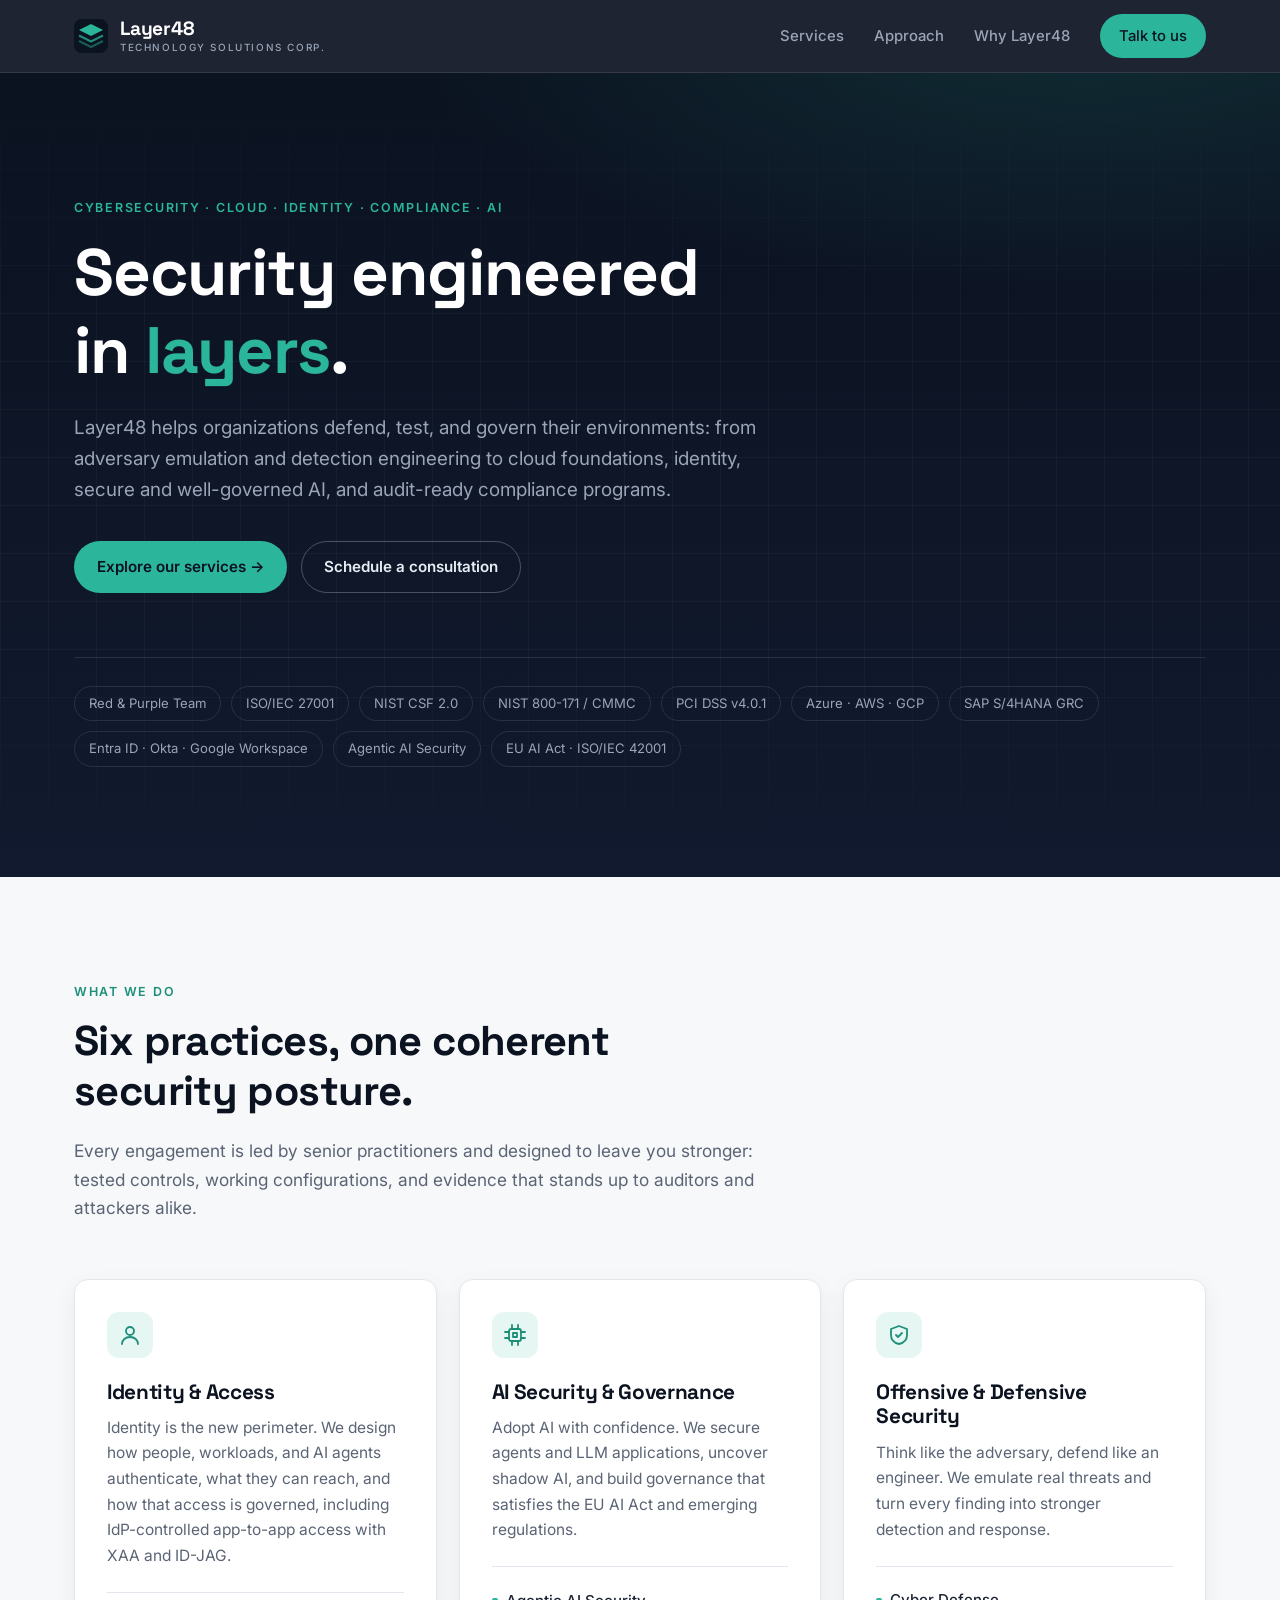
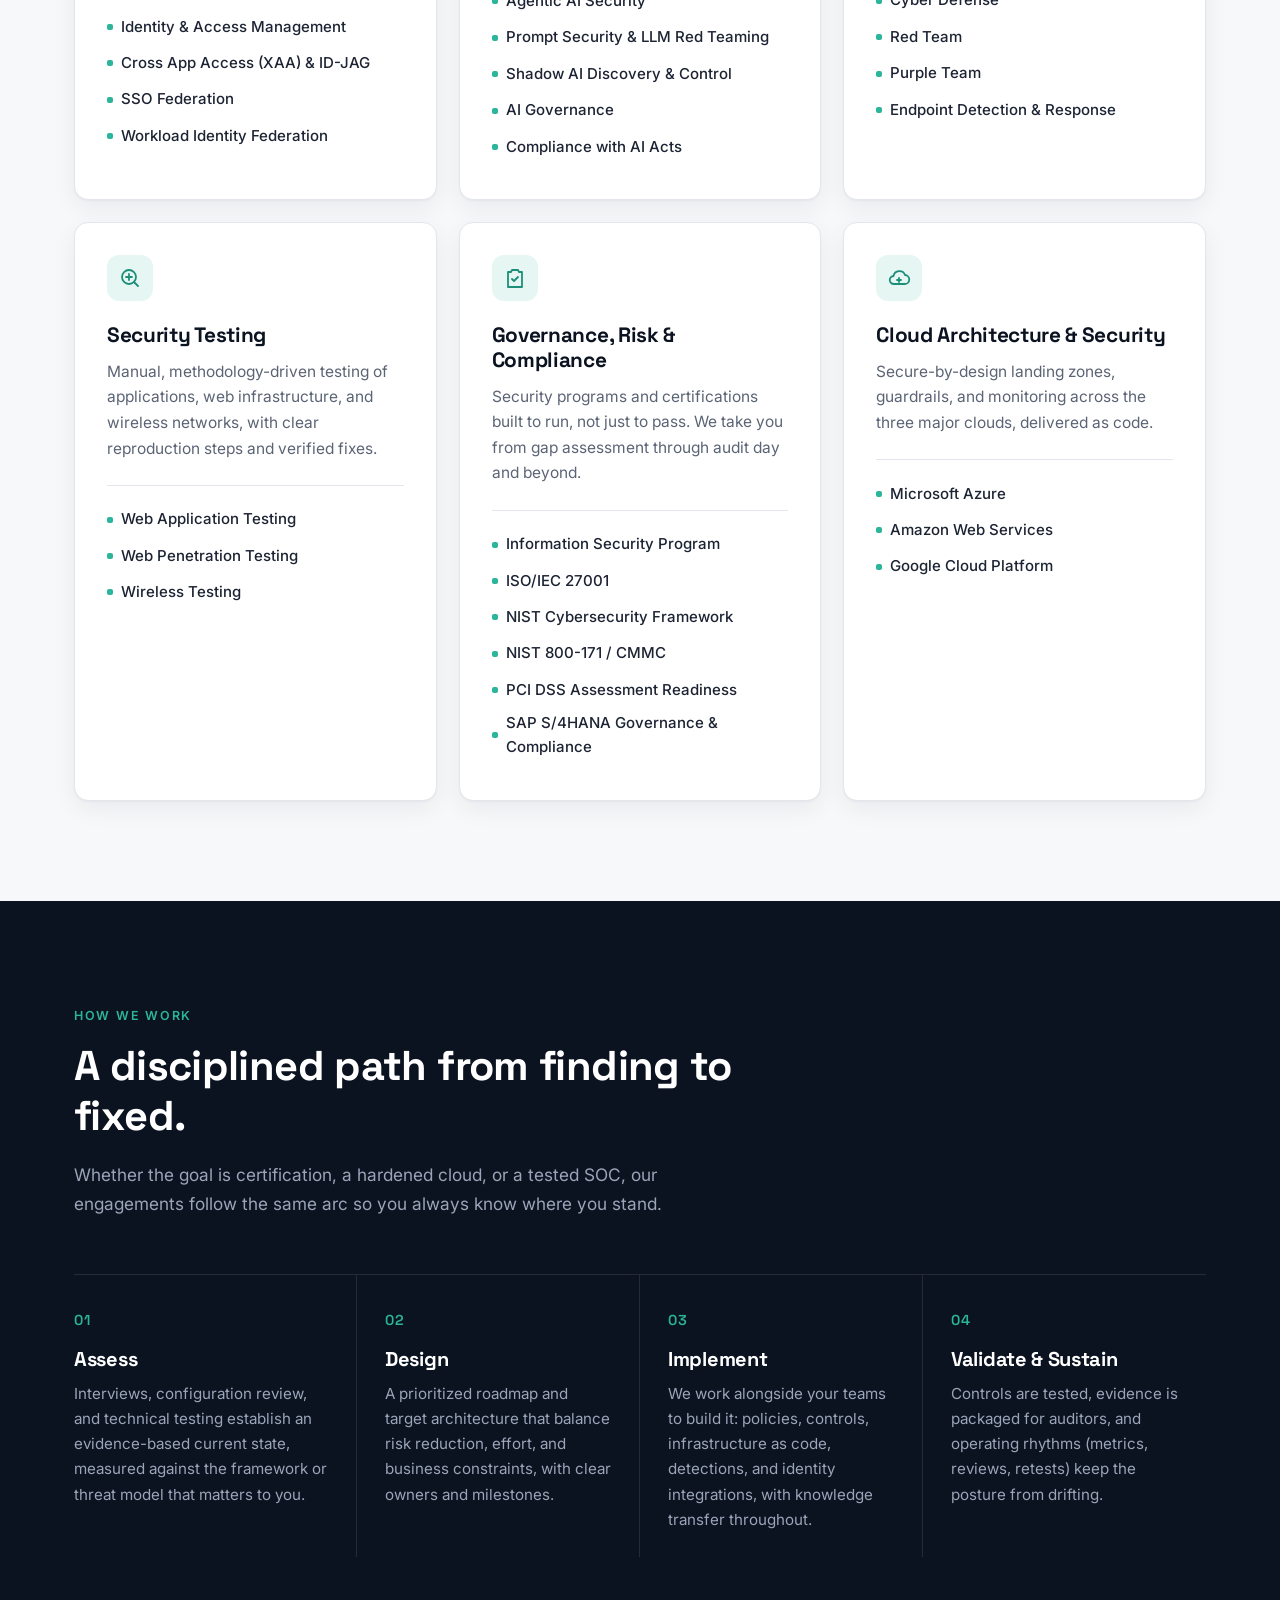
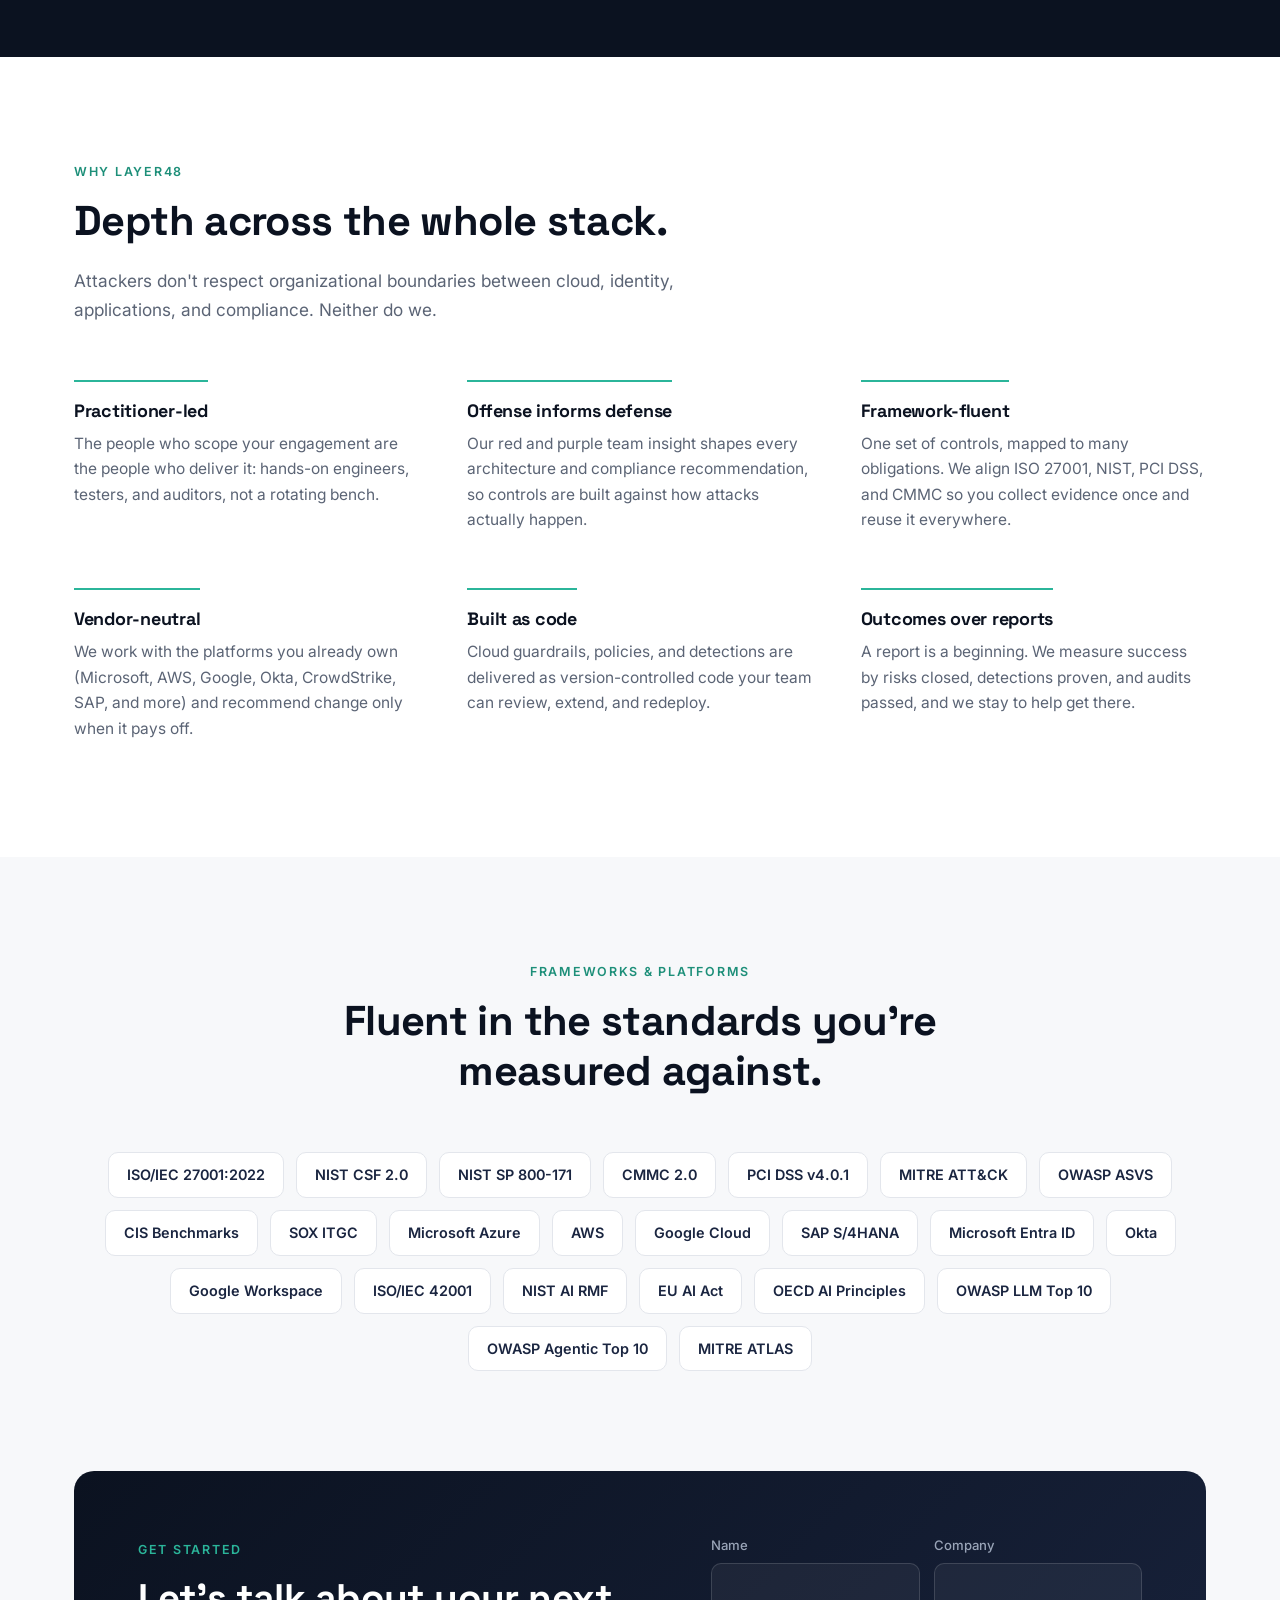
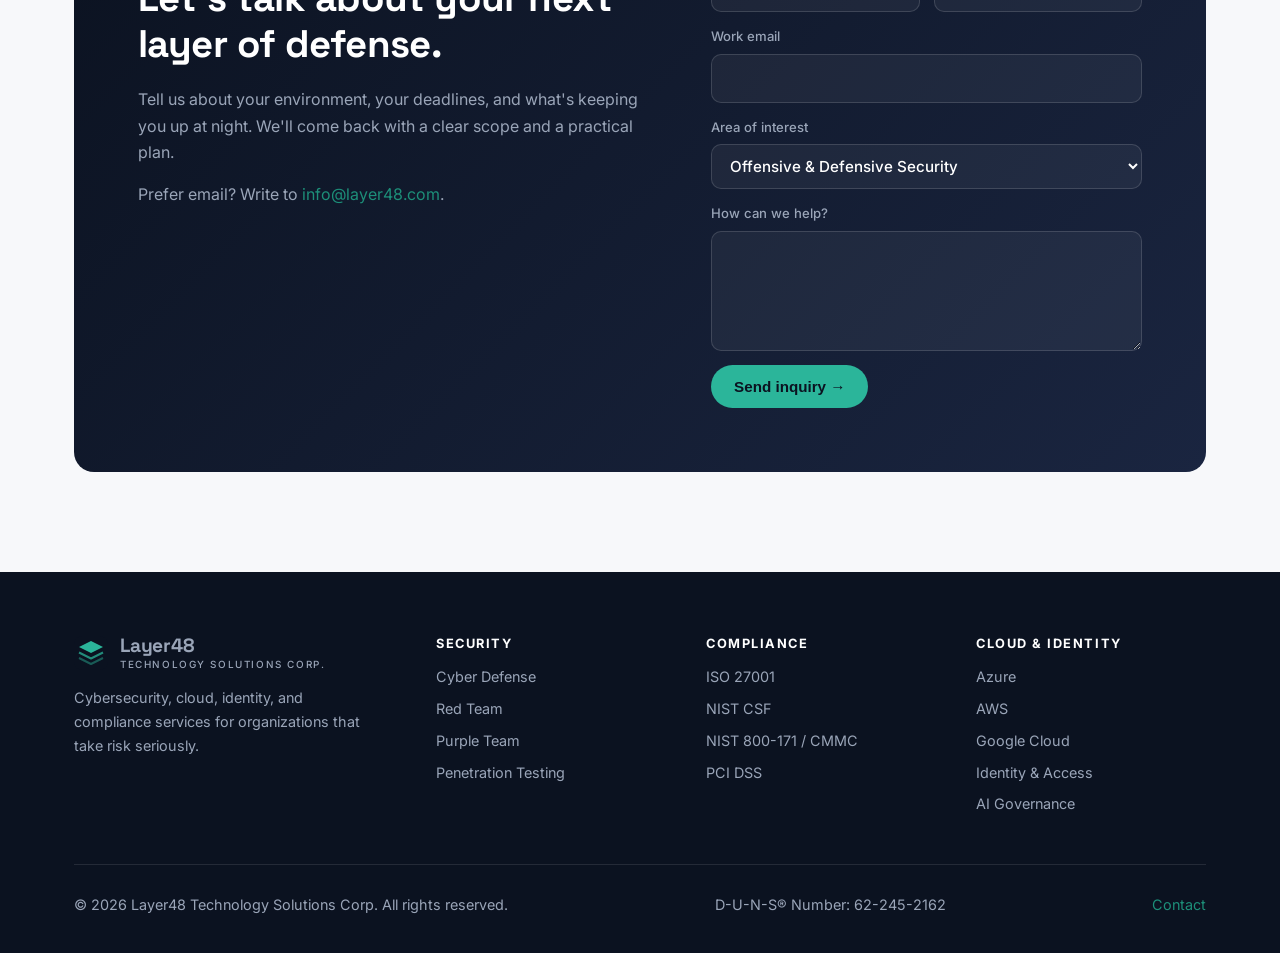
<file: website/index.html>
<!doctype html>
<html lang="en">
<head>
  <meta charset="utf-8">
  <meta name="viewport" content="width=device-width, initial-scale=1">
  <title>Layer48 Technology Solutions Corp. | Cybersecurity, Cloud &amp; Compliance</title>
  <meta name="description" content="Layer48 Technology Solutions Corp. delivers cyber defense, red and purple teaming, compliance readiness (ISO 27001, NIST CSF, NIST 800-171/CMMC, PCI DSS), cloud architecture and security for Azure, AWS and GCP, identity and access management, and AI security and governance (agentic AI, prompt security, shadow AI, ISO/IEC 42001, EU AI Act).">
  <link rel="icon" href="assets/logo.svg" type="image/svg+xml">
  <link rel="preconnect" href="https://fonts.googleapis.com">
  <link rel="preconnect" href="https://fonts.gstatic.com" crossorigin>
  <link href="https://fonts.googleapis.com/css2?family=Inter:wght@400;500;600;700&family=Space+Grotesk:wght@500;600;700&display=swap" rel="stylesheet">
  <link rel="stylesheet" href="css/styles.css">
</head>
<body>

<header class="site-header">
  <div class="container">
    <a class="brand" href="index.html" aria-label="Layer48 home">
      <img class="brand-mark" src="assets/logo.svg" alt="">
      <span class="brand-name">Layer48<small>Technology Solutions Corp.</small></span>
    </a>
    <button class="nav-toggle" aria-label="Toggle menu" aria-expanded="false"><span></span><span></span><span></span></button>
    <nav class="nav">
      <a href="services.html">Services</a>
      <a href="#approach">Approach</a>
      <a href="#why">Why Layer48</a>
      <a class="btn btn-primary" href="#contact">Talk to us</a>
    </nav>
  </div>
</header>

<main>

  <section class="hero">
    <div class="container">
      <span class="eyebrow">Cybersecurity · Cloud · Identity · Compliance · AI</span>
      <h1>Security engineered in <em>layers</em>.</h1>
      <p class="lead">Layer48 helps organizations defend, test, and govern their environments: from adversary emulation and detection engineering to cloud foundations, identity, secure and well-governed AI, and audit-ready compliance programs.</p>
      <div class="hero-actions">
        <a class="btn btn-primary" href="services.html">Explore our services →</a>
        <a class="btn btn-ghost" href="#contact">Schedule a consultation</a>
      </div>
      <div class="hero-tags">
        <span>Red &amp; Purple Team</span>
        <span>ISO/IEC 27001</span>
        <span>NIST CSF 2.0</span>
        <span>NIST 800-171 / CMMC</span>
        <span>PCI DSS v4.0.1</span>
        <span>Azure · AWS · GCP</span>
        <span>SAP S/4HANA GRC</span>
        <span>Entra ID · Okta · Google Workspace</span>
        <span>Agentic AI Security</span>
        <span>EU AI Act · ISO/IEC 42001</span>
      </div>
    </div>
  </section>

  <section class="section" id="services">
    <div class="container">
      <div class="section-head reveal">
        <span class="eyebrow">What we do</span>
        <h2>Six practices, one coherent security posture.</h2>
        <p>Every engagement is led by senior practitioners and designed to leave you stronger: tested controls, working configurations, and evidence that stands up to auditors and attackers alike.</p>
      </div>

      <div class="practice-grid">
        <article class="practice reveal">
          <div class="practice-icon"><svg viewBox="0 0 24 24" fill="none" stroke="currentColor" stroke-width="1.8" stroke-linecap="round" stroke-linejoin="round"><circle cx="12" cy="8" r="4"/><path d="M4 21c0-4 3.5-7 8-7s8 3 8 7"/></svg></div>
          <h3>Identity &amp; Access</h3>
          <p>Identity is the new perimeter. We design how people, workloads, and AI agents authenticate, what they can reach, and how that access is governed, including IdP-controlled app-to-app access with XAA and ID-JAG.</p>
          <ul>
            <li><a href="services.html#iam">Identity &amp; Access Management</a></li>
            <li><a href="services.html#iam">Cross App Access (XAA) &amp; ID-JAG</a></li>
            <li><a href="services.html#sso">SSO Federation</a></li>
            <li><a href="services.html#wif">Workload Identity Federation</a></li>
          </ul>
        </article>

        <article class="practice reveal">
          <div class="practice-icon"><svg viewBox="0 0 24 24" fill="none" stroke="currentColor" stroke-width="1.8" stroke-linecap="round" stroke-linejoin="round"><rect x="6" y="6" width="12" height="12" rx="2"/><path d="M9 2v4M15 2v4M9 18v4M15 18v4M2 9h4M2 15h4M18 9h4M18 15h4"/><path d="M10 10h4v4h-4z"/></svg></div>
          <h3>AI Security &amp; Governance</h3>
          <p>Adopt AI with confidence. We secure agents and LLM applications, uncover shadow AI, and build governance that satisfies the EU AI Act and emerging regulations.</p>
          <ul>
            <li><a href="services.html#agentic-ai">Agentic AI Security</a></li>
            <li><a href="services.html#prompt-security">Prompt Security &amp; LLM Red Teaming</a></li>
            <li><a href="services.html#shadow-ai">Shadow AI Discovery &amp; Control</a></li>
            <li><a href="services.html#ai-governance">AI Governance</a></li>
            <li><a href="services.html#ai-acts">Compliance with AI Acts</a></li>
          </ul>
        </article>

        <article class="practice reveal">
          <div class="practice-icon"><svg viewBox="0 0 24 24" fill="none" stroke="currentColor" stroke-width="1.8" stroke-linecap="round" stroke-linejoin="round"><path d="M12 3 4 6v6c0 5 3.5 8 8 9 4.5-1 8-4 8-9V6l-8-3Z"/><path d="m9 12 2 2 4-4"/></svg></div>
          <h3>Offensive &amp; Defensive Security</h3>
          <p>Think like the adversary, defend like an engineer. We emulate real threats and turn every finding into stronger detection and response.</p>
          <ul>
            <li><a href="services.html#cyber-defense">Cyber Defense</a></li>
            <li><a href="services.html#red-team">Red Team</a></li>
            <li><a href="services.html#purple-team">Purple Team</a></li>
            <li><a href="services.html#edr">Endpoint Detection &amp; Response</a></li>
          </ul>
        </article>

        <article class="practice reveal">
          <div class="practice-icon"><svg viewBox="0 0 24 24" fill="none" stroke="currentColor" stroke-width="1.8" stroke-linecap="round" stroke-linejoin="round"><circle cx="11" cy="11" r="7"/><path d="m20 20-3.5-3.5"/><path d="M11 8v6M8 11h6"/></svg></div>
          <h3>Security Testing</h3>
          <p>Manual, methodology-driven testing of applications, web infrastructure, and wireless networks, with clear reproduction steps and verified fixes.</p>
          <ul>
            <li><a href="services.html#web-app-testing">Web Application Testing</a></li>
            <li><a href="services.html#web-pentest">Web Penetration Testing</a></li>
            <li><a href="services.html#wireless">Wireless Testing</a></li>
          </ul>
        </article>

        <article class="practice reveal">
          <div class="practice-icon"><svg viewBox="0 0 24 24" fill="none" stroke="currentColor" stroke-width="1.8" stroke-linecap="round" stroke-linejoin="round"><path d="M9 4h6l1 2h3v15H5V6h3l1-2Z"/><path d="m9 13 2 2 4-4"/></svg></div>
          <h3>Governance, Risk &amp; Compliance</h3>
          <p>Security programs and certifications built to run, not just to pass. We take you from gap assessment through audit day and beyond.</p>
          <ul>
            <li><a href="services.html#infosec-program">Information Security Program</a></li>
            <li><a href="services.html#iso27001">ISO/IEC 27001</a></li>
            <li><a href="services.html#nist-csf">NIST Cybersecurity Framework</a></li>
            <li><a href="services.html#nist-800-171">NIST 800-171 / CMMC</a></li>
            <li><a href="services.html#pci">PCI DSS Assessment Readiness</a></li>
            <li><a href="services.html#sap">SAP S/4HANA Governance &amp; Compliance</a></li>
          </ul>
        </article>

        <article class="practice reveal">
          <div class="practice-icon"><svg viewBox="0 0 24 24" fill="none" stroke="currentColor" stroke-width="1.8" stroke-linecap="round" stroke-linejoin="round"><path d="M7 18a4 4 0 0 1-.5-8A6 6 0 0 1 18 9a4.5 4.5 0 0 1-.5 9H7Z"/><path d="M12 12v4M10 14h4"/></svg></div>
          <h3>Cloud Architecture &amp; Security</h3>
          <p>Secure-by-design landing zones, guardrails, and monitoring across the three major clouds, delivered as code.</p>
          <ul>
            <li><a href="services.html#azure">Microsoft Azure</a></li>
            <li><a href="services.html#aws">Amazon Web Services</a></li>
            <li><a href="services.html#gcp">Google Cloud Platform</a></li>
          </ul>
        </article>
      </div>
    </div>
  </section>

  <section class="section section-dark" id="approach">
    <div class="container">
      <div class="section-head reveal">
        <span class="eyebrow">How we work</span>
        <h2>A disciplined path from finding to fixed.</h2>
        <p>Whether the goal is certification, a hardened cloud, or a tested SOC, our engagements follow the same arc so you always know where you stand.</p>
      </div>
      <div class="steps reveal">
        <div class="step">
          <div class="step-num">01</div>
          <h3>Assess</h3>
          <p>Interviews, configuration review, and technical testing establish an evidence-based current state, measured against the framework or threat model that matters to you.</p>
        </div>
        <div class="step">
          <div class="step-num">02</div>
          <h3>Design</h3>
          <p>A prioritized roadmap and target architecture that balance risk reduction, effort, and business constraints, with clear owners and milestones.</p>
        </div>
        <div class="step">
          <div class="step-num">03</div>
          <h3>Implement</h3>
          <p>We work alongside your teams to build it: policies, controls, infrastructure as code, detections, and identity integrations, with knowledge transfer throughout.</p>
        </div>
        <div class="step">
          <div class="step-num">04</div>
          <h3>Validate &amp; Sustain</h3>
          <p>Controls are tested, evidence is packaged for auditors, and operating rhythms (metrics, reviews, retests) keep the posture from drifting.</p>
        </div>
      </div>
    </div>
  </section>

  <section class="section section-white" id="why">
    <div class="container">
      <div class="section-head reveal">
        <span class="eyebrow">Why Layer48</span>
        <h2>Depth across the whole stack.</h2>
        <p>Attackers don't respect organizational boundaries between cloud, identity, applications, and compliance. Neither do we.</p>
      </div>
      <div class="principles">
        <div class="principle reveal">
          <h3>Practitioner-led</h3>
          <p>The people who scope your engagement are the people who deliver it: hands-on engineers, testers, and auditors, not a rotating bench.</p>
        </div>
        <div class="principle reveal">
          <h3>Offense informs defense</h3>
          <p>Our red and purple team insight shapes every architecture and compliance recommendation, so controls are built against how attacks actually happen.</p>
        </div>
        <div class="principle reveal">
          <h3>Framework-fluent</h3>
          <p>One set of controls, mapped to many obligations. We align ISO 27001, NIST, PCI DSS, and CMMC so you collect evidence once and reuse it everywhere.</p>
        </div>
        <div class="principle reveal">
          <h3>Vendor-neutral</h3>
          <p>We work with the platforms you already own (Microsoft, AWS, Google, Okta, CrowdStrike, SAP, and more) and recommend change only when it pays off.</p>
        </div>
        <div class="principle reveal">
          <h3>Built as code</h3>
          <p>Cloud guardrails, policies, and detections are delivered as version-controlled code your team can review, extend, and redeploy.</p>
        </div>
        <div class="principle reveal">
          <h3>Outcomes over reports</h3>
          <p>A report is a beginning. We measure success by risks closed, detections proven, and audits passed, and we stay to help get there.</p>
        </div>
      </div>
    </div>
  </section>

  <section class="section">
    <div class="container">
      <div class="section-head reveal" style="text-align:center;margin-left:auto;margin-right:auto;">
        <span class="eyebrow">Frameworks &amp; platforms</span>
        <h2>Fluent in the standards you're measured against.</h2>
      </div>
      <div class="frameworks reveal">
        <span>ISO/IEC 27001:2022</span>
        <span>NIST CSF 2.0</span>
        <span>NIST SP 800-171</span>
        <span>CMMC 2.0</span>
        <span>PCI DSS v4.0.1</span>
        <span>MITRE ATT&amp;CK</span>
        <span>OWASP ASVS</span>
        <span>CIS Benchmarks</span>
        <span>SOX ITGC</span>
        <span>Microsoft Azure</span>
        <span>AWS</span>
        <span>Google Cloud</span>
        <span>SAP S/4HANA</span>
        <span>Microsoft Entra ID</span>
        <span>Okta</span>
        <span>Google Workspace</span>
        <span>ISO/IEC 42001</span>
        <span>NIST AI RMF</span>
        <span>EU AI Act</span>
        <span>OECD AI Principles</span>
        <span>OWASP LLM Top 10</span>
        <span>OWASP Agentic Top 10</span>
        <span>MITRE ATLAS</span>
      </div>
    </div>
  </section>

  <section class="section" id="contact" style="padding-top:0;">
    <div class="container">
      <div class="cta reveal">
        <div>
          <span class="eyebrow">Get started</span>
          <h2>Let's talk about your next layer of defense.</h2>
          <p>Tell us about your environment, your deadlines, and what's keeping you up at night. We'll come back with a clear scope and a practical plan.</p>
          <p>Prefer email? Write to <a href="mailto:info@layer48.com">info@layer48.com</a>.</p>
        </div>
        <form class="contact-form">
          <div class="row">
            <label>Name<input name="name" required autocomplete="name"></label>
            <label>Company<input name="company" autocomplete="organization"></label>
          </div>
          <label>Work email<input name="email" type="email" required autocomplete="email"></label>
          <label>Area of interest
            <select name="service">
              <option>Offensive &amp; Defensive Security</option>
              <option>Security Testing</option>
              <option>Governance, Risk &amp; Compliance</option>
              <option>Cloud Architecture &amp; Security</option>
              <option>Identity &amp; Access</option>
              <option>AI Security &amp; Governance</option>
              <option>Not sure yet</option>
            </select>
          </label>
          <label>How can we help?<textarea name="message" required></textarea></label>
          <button class="btn btn-primary" type="submit">Send inquiry →</button>
        </form>
      </div>
    </div>
  </section>

</main>

<footer class="site-footer">
  <div class="container">
    <div class="footer-grid">
      <div>
        <a class="brand" href="index.html">
          <img class="brand-mark" src="assets/logo.svg" alt="">
          <span class="brand-name">Layer48<small>Technology Solutions Corp.</small></span>
        </a>
        <p>Cybersecurity, cloud, identity, and compliance services for organizations that take risk seriously.</p>
      </div>
      <div>
        <h4>Security</h4>
        <ul>
          <li><a href="services.html#cyber-defense">Cyber Defense</a></li>
          <li><a href="services.html#red-team">Red Team</a></li>
          <li><a href="services.html#purple-team">Purple Team</a></li>
          <li><a href="services.html#web-pentest">Penetration Testing</a></li>
        </ul>
      </div>
      <div>
        <h4>Compliance</h4>
        <ul>
          <li><a href="services.html#iso27001">ISO 27001</a></li>
          <li><a href="services.html#nist-csf">NIST CSF</a></li>
          <li><a href="services.html#nist-800-171">NIST 800-171 / CMMC</a></li>
          <li><a href="services.html#pci">PCI DSS</a></li>
        </ul>
      </div>
      <div>
        <h4>Cloud &amp; Identity</h4>
        <ul>
          <li><a href="services.html#azure">Azure</a></li>
          <li><a href="services.html#aws">AWS</a></li>
          <li><a href="services.html#gcp">Google Cloud</a></li>
          <li><a href="services.html#iam">Identity &amp; Access</a></li>
          <li><a href="services.html#ai-governance">AI Governance</a></li>
        </ul>
      </div>
    </div>
    <div class="footer-bottom">
      <span>© <span data-year></span> Layer48 Technology Solutions Corp. All rights reserved.</span>
      <span>D-U-N-S® Number: 62-245-2162</span>
      <a href="#contact">Contact</a>
    </div>
  </div>
</footer>

<script src="js/main.js"></script>
</body>
</html>
</file>
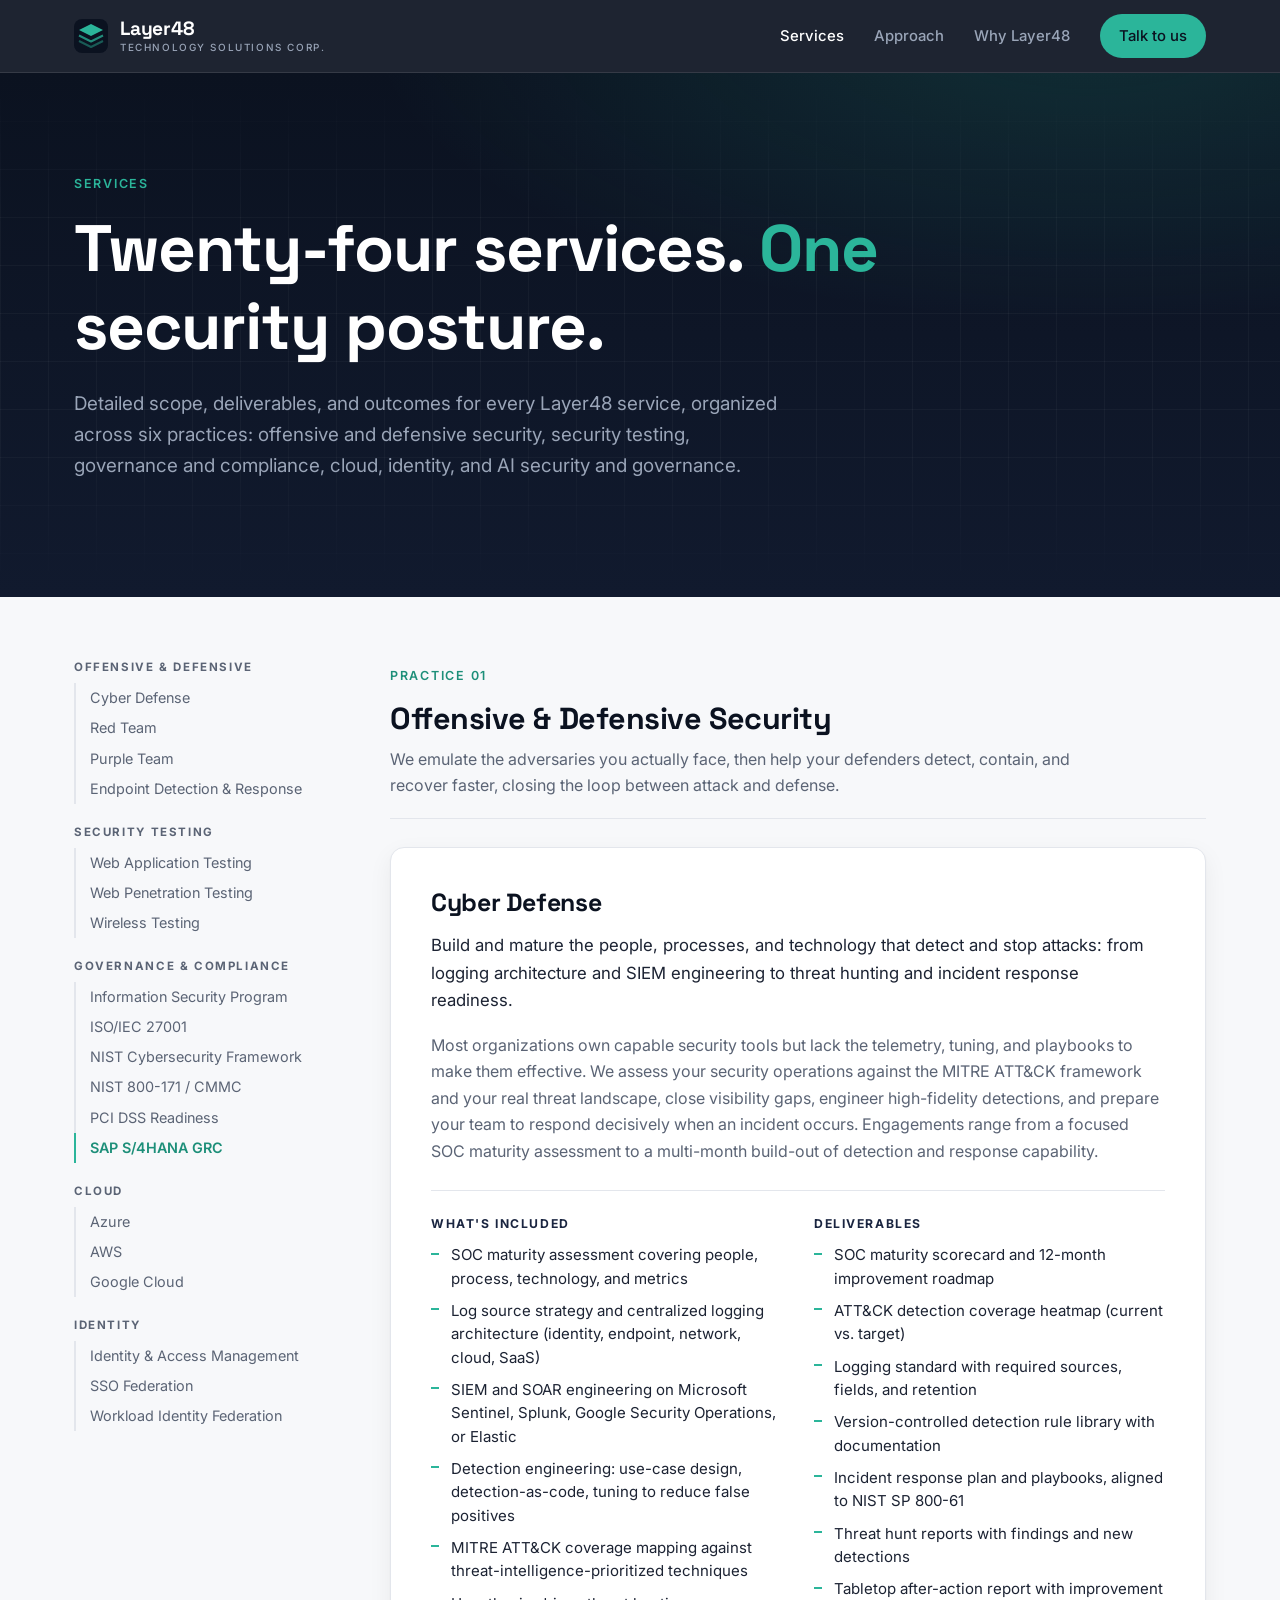
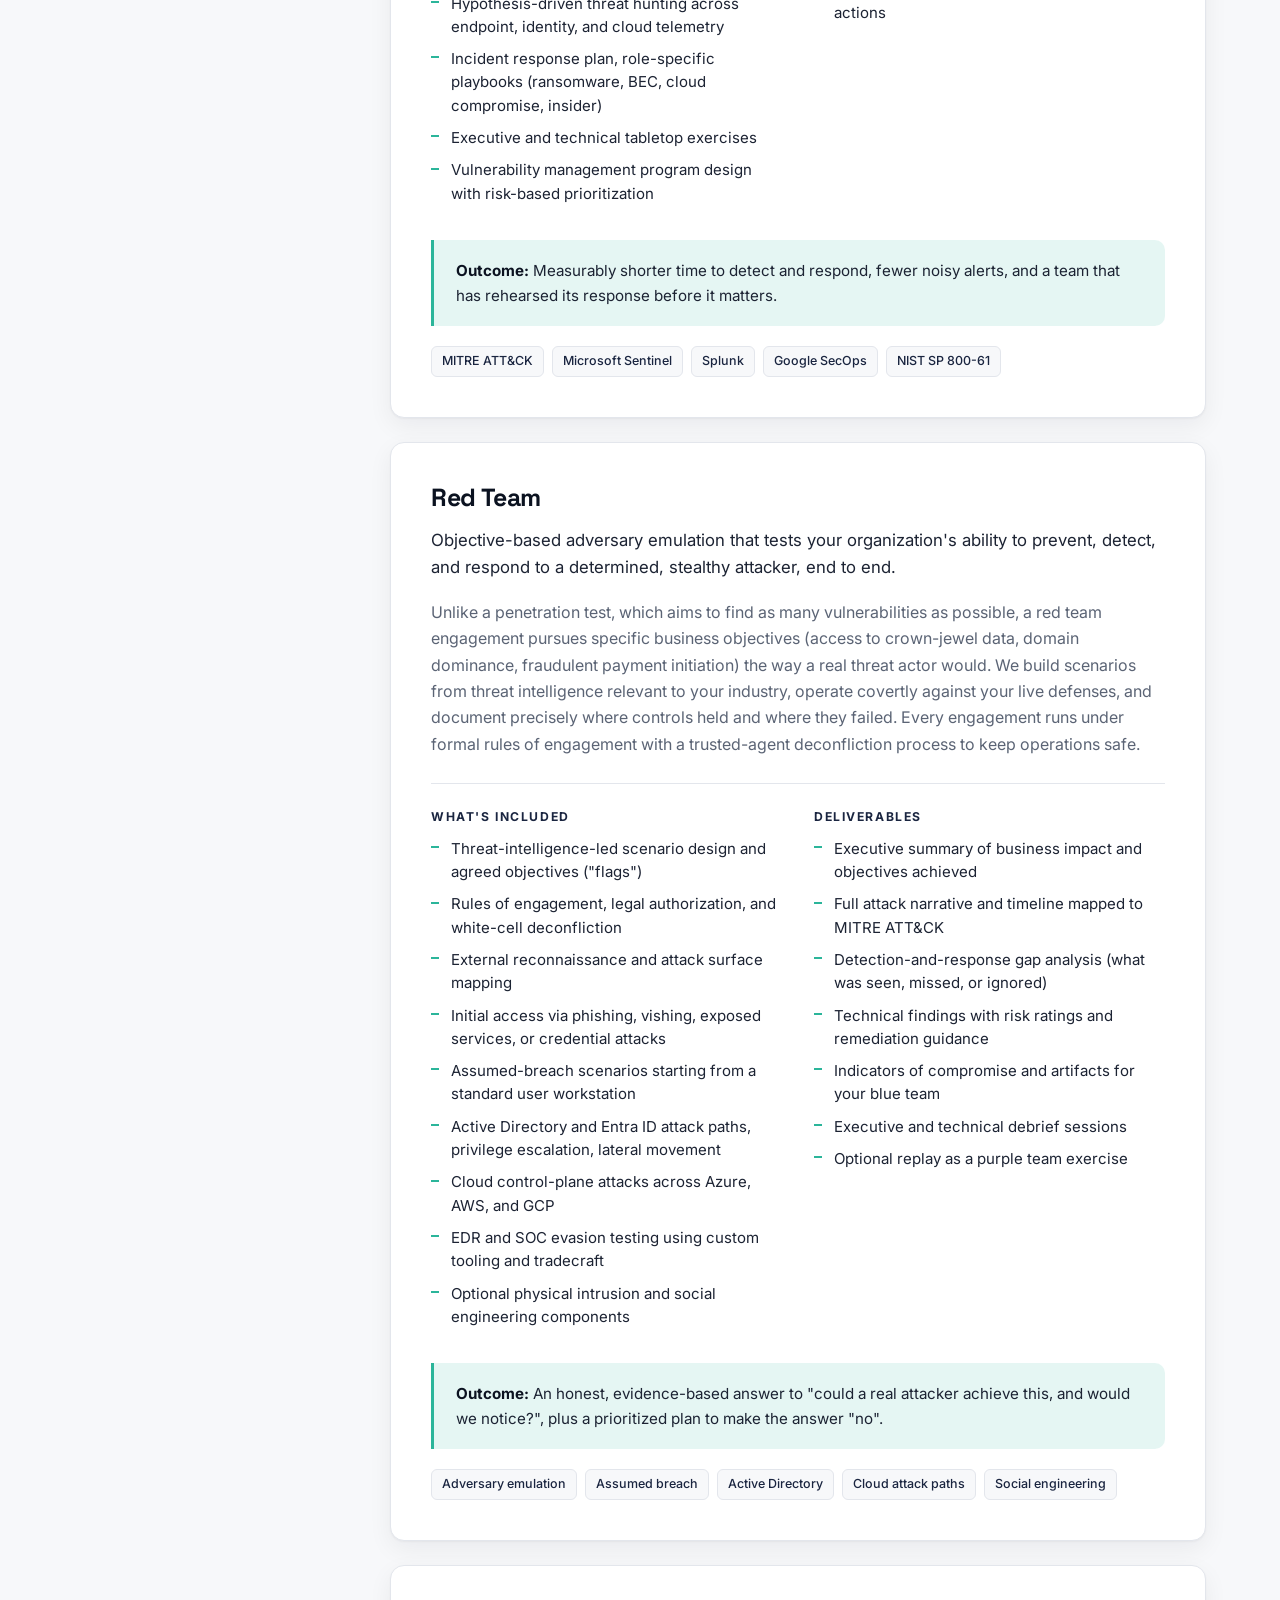
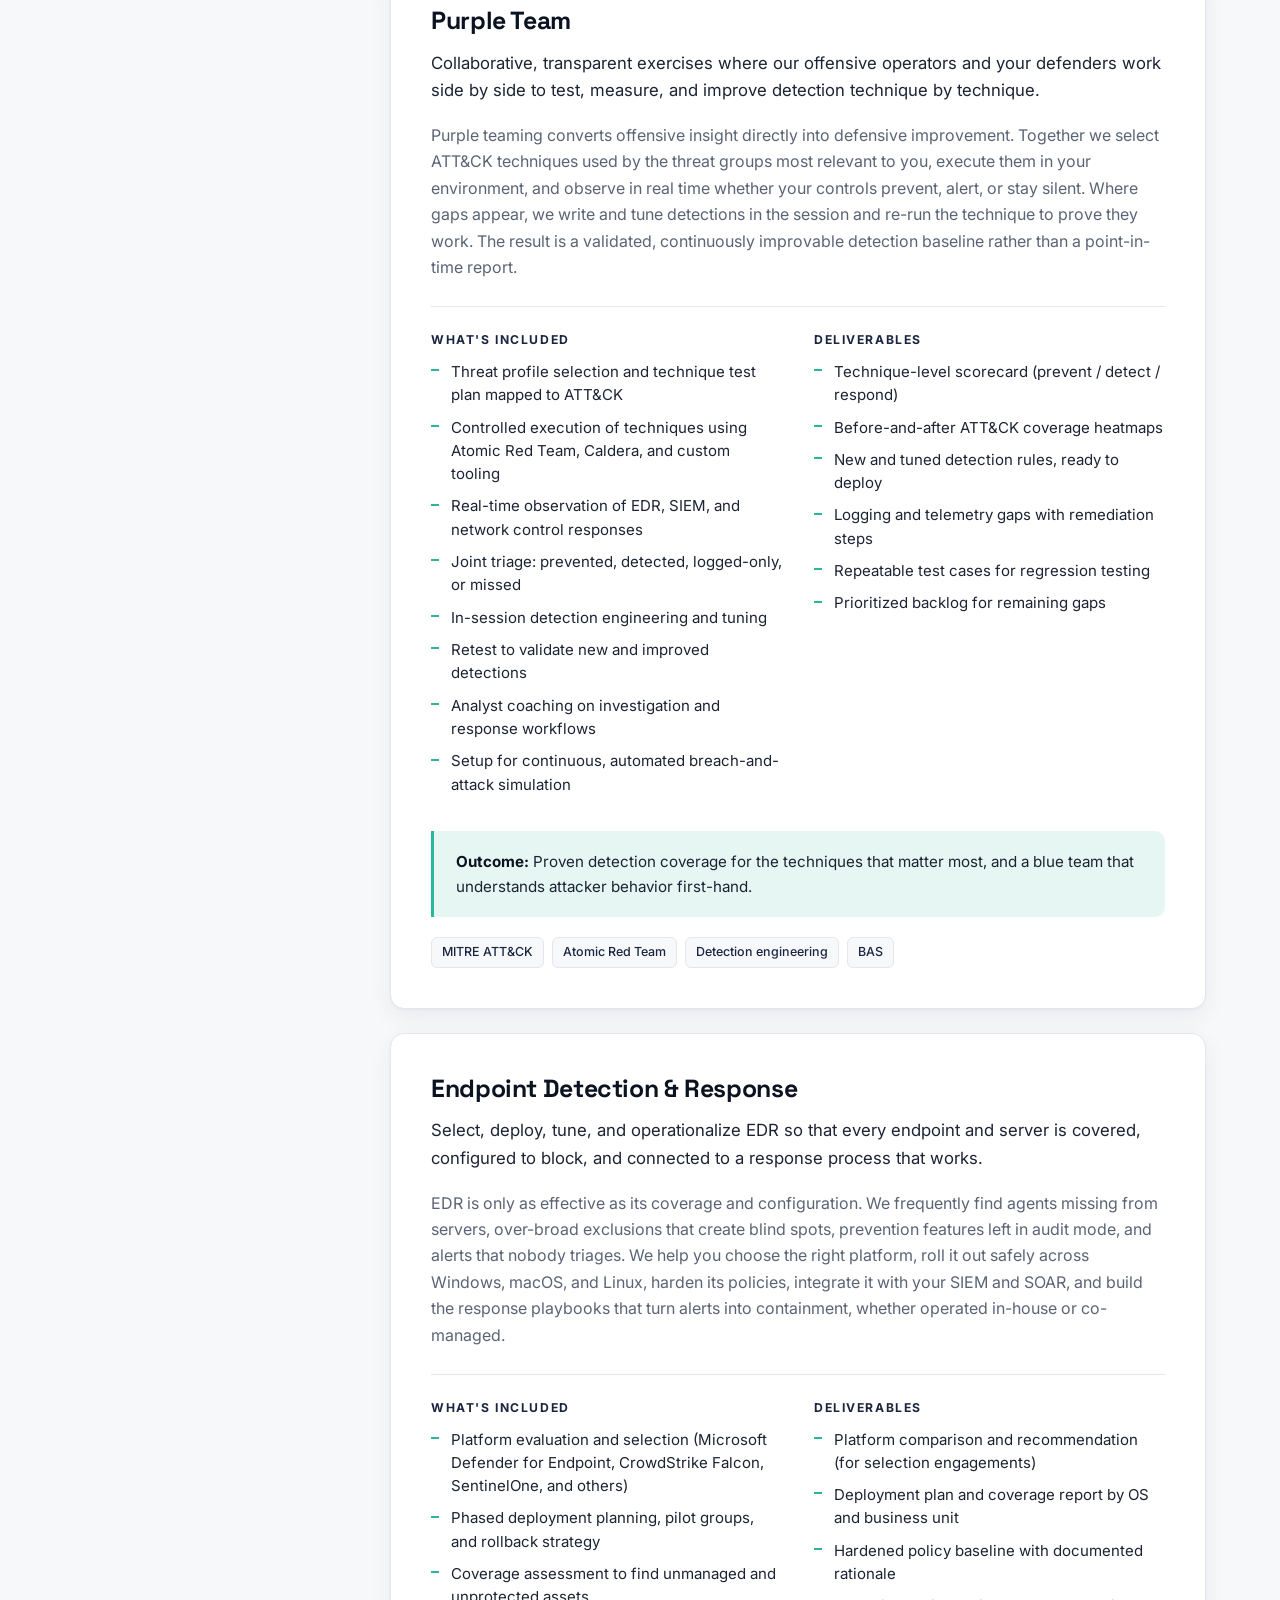
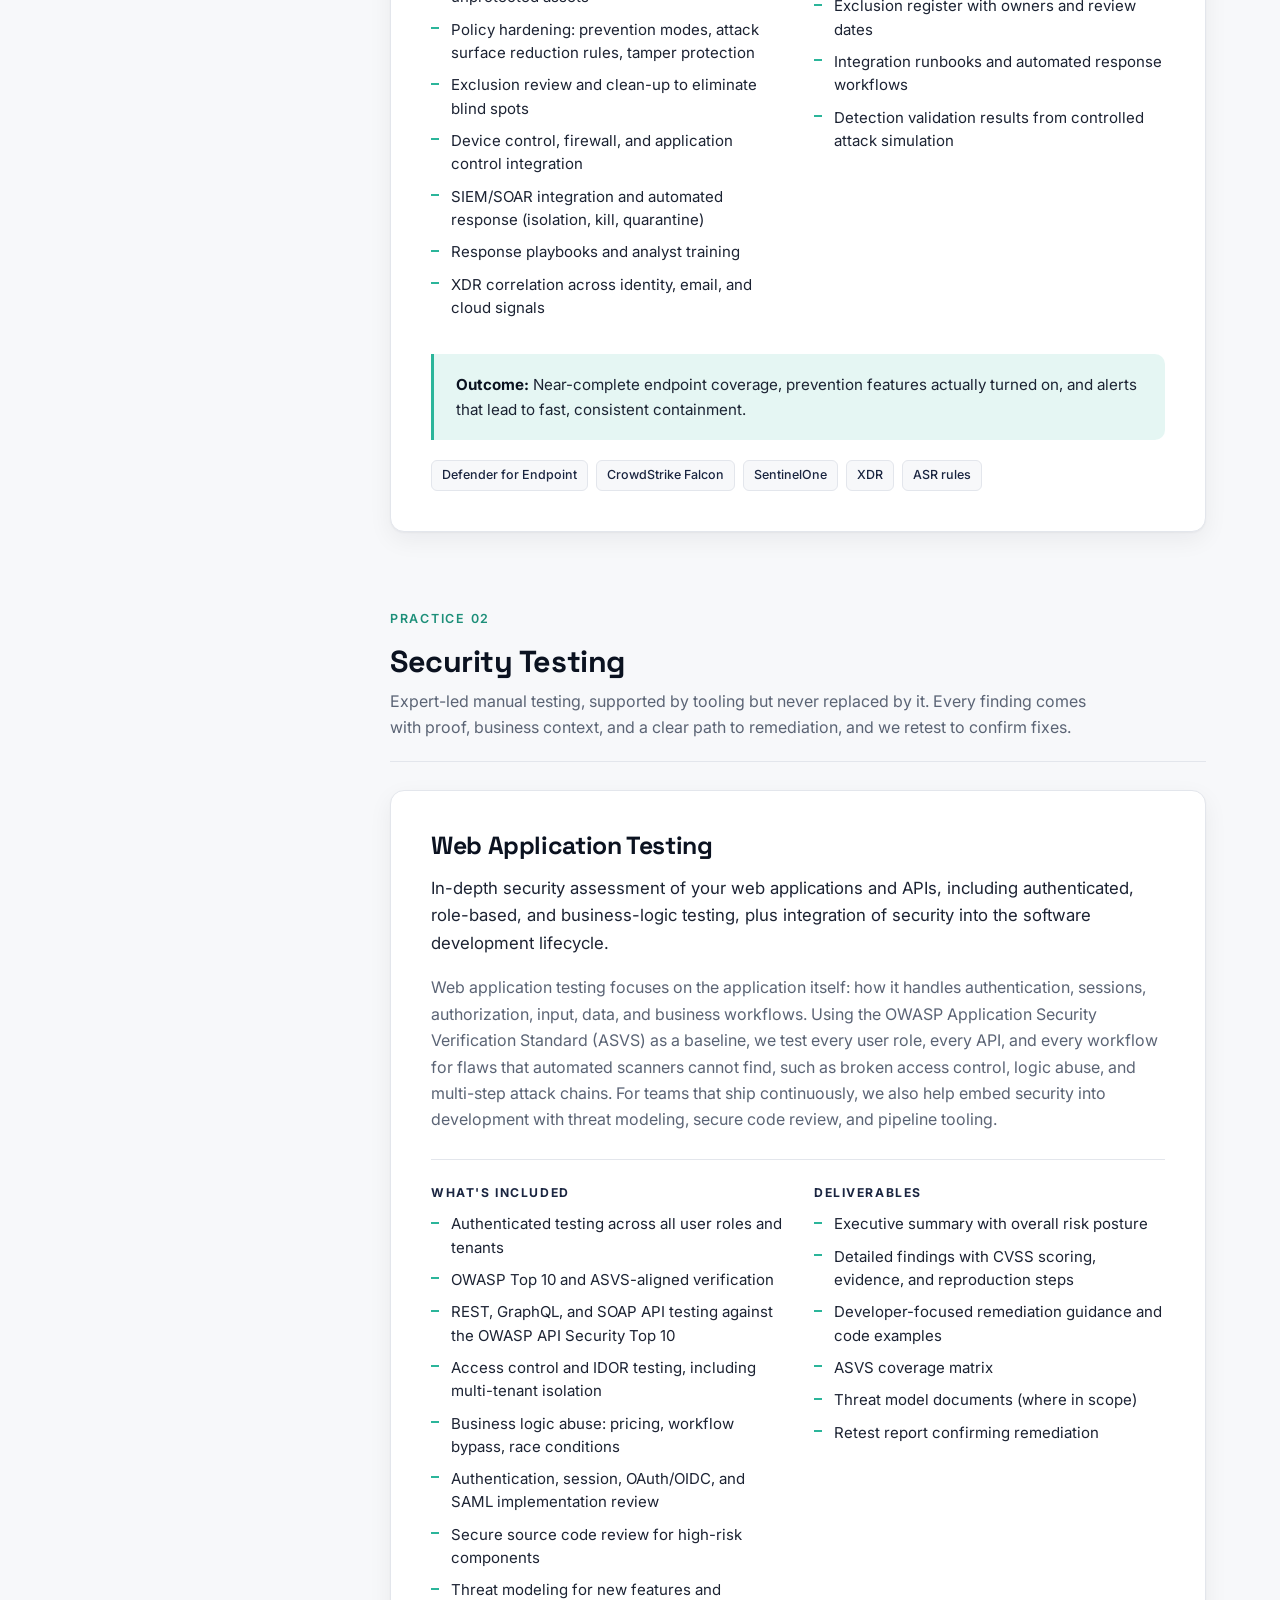
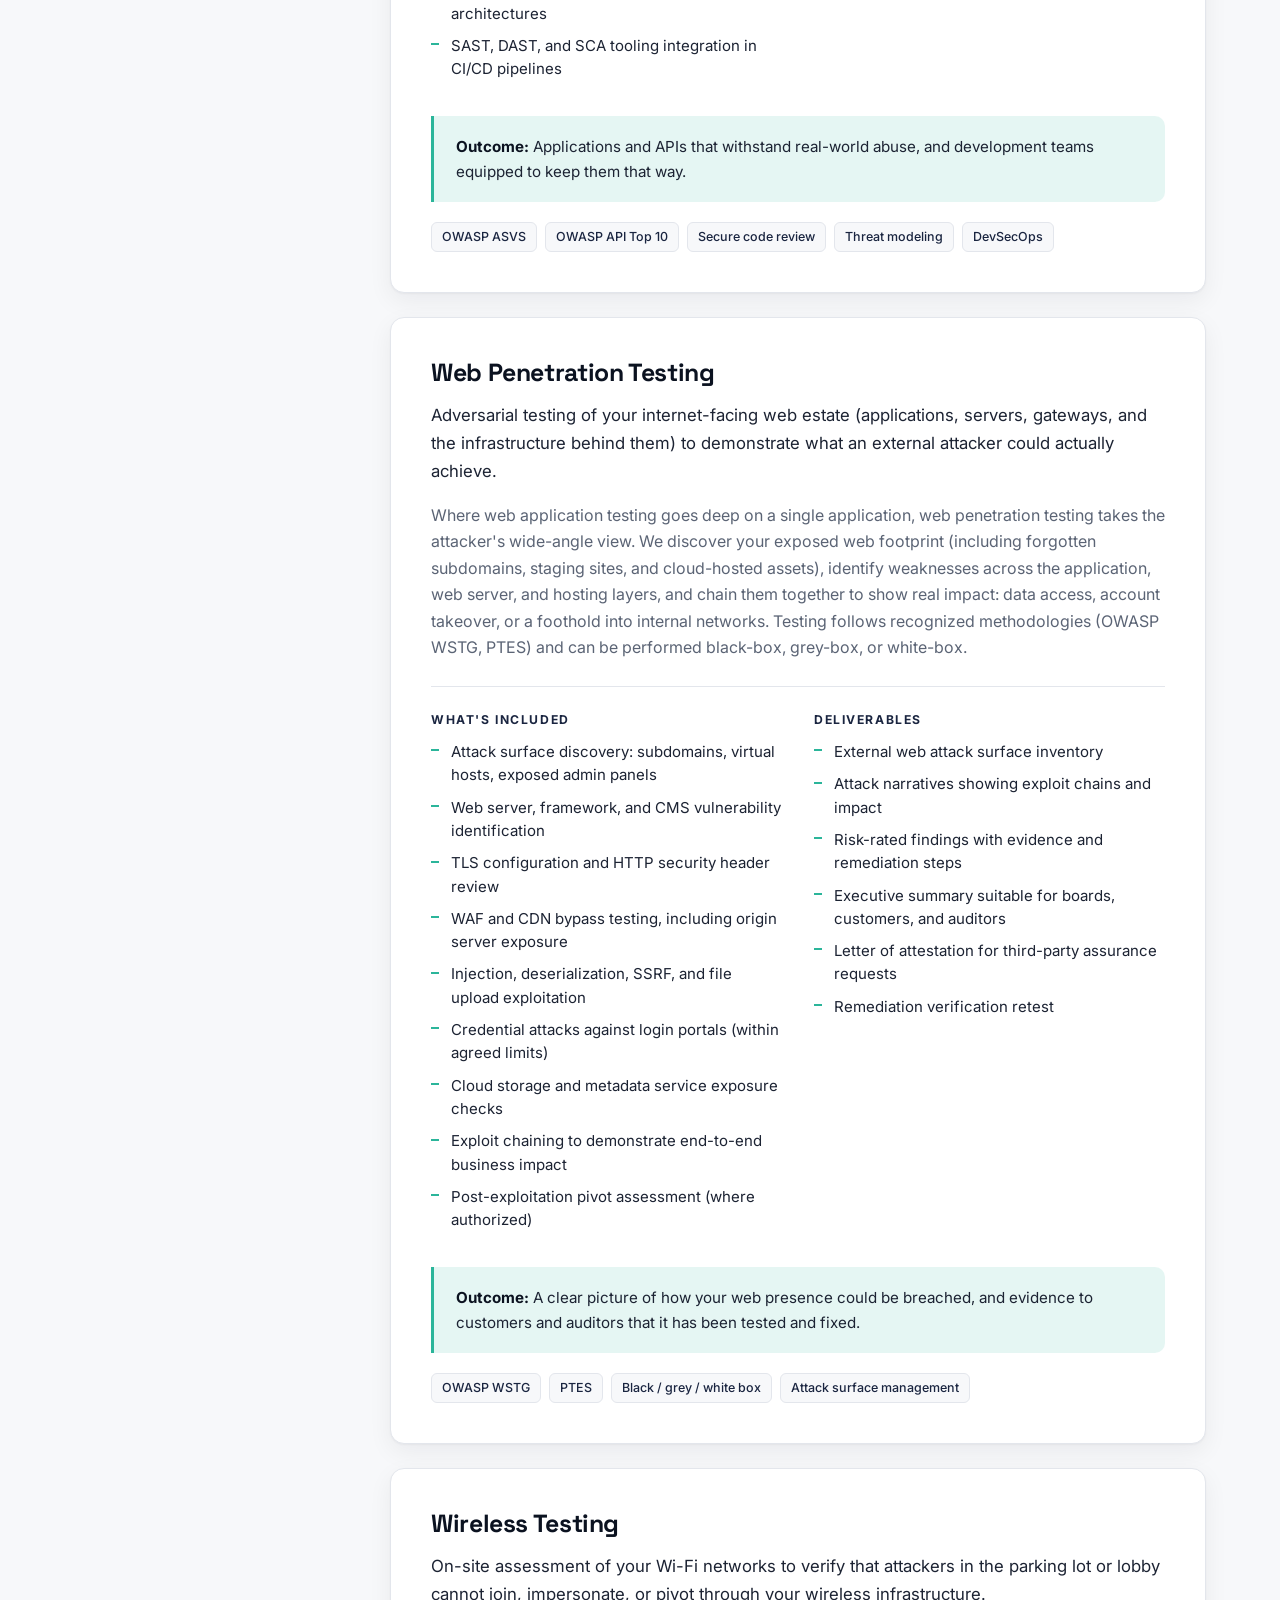
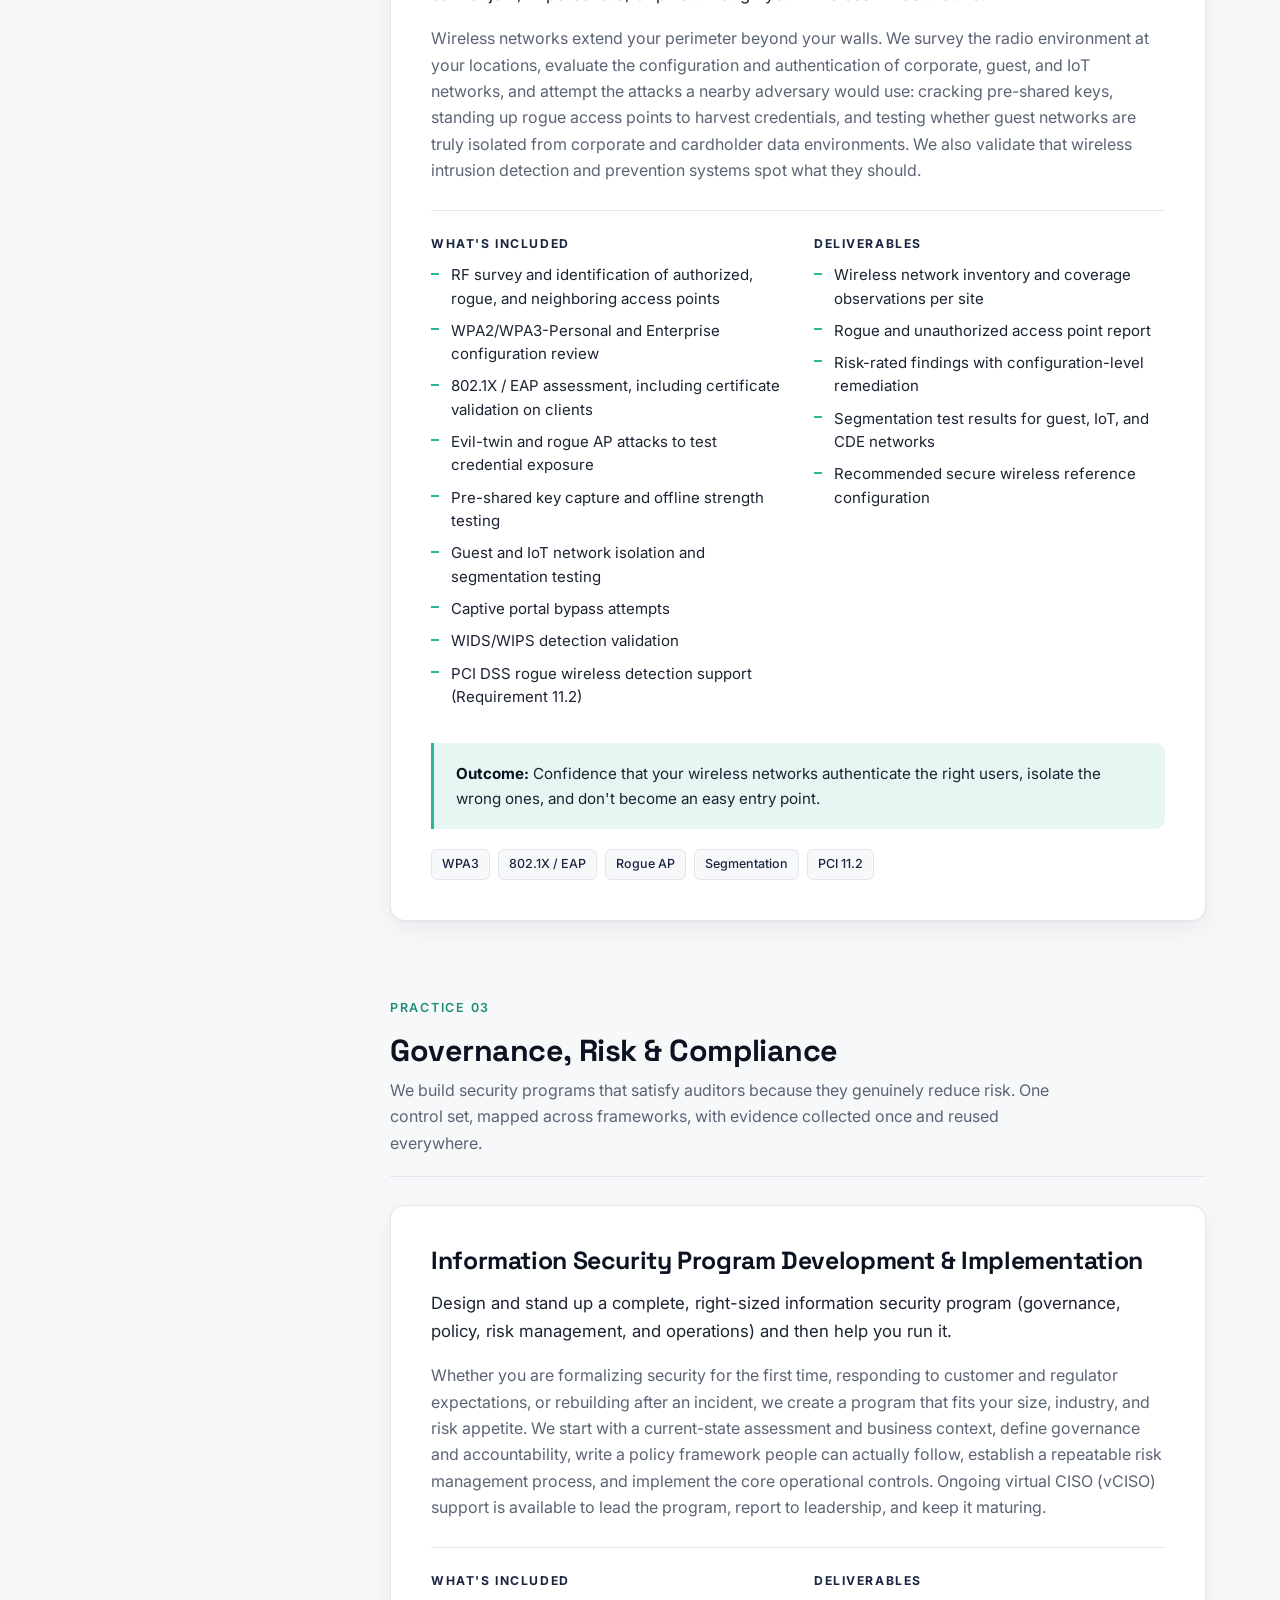
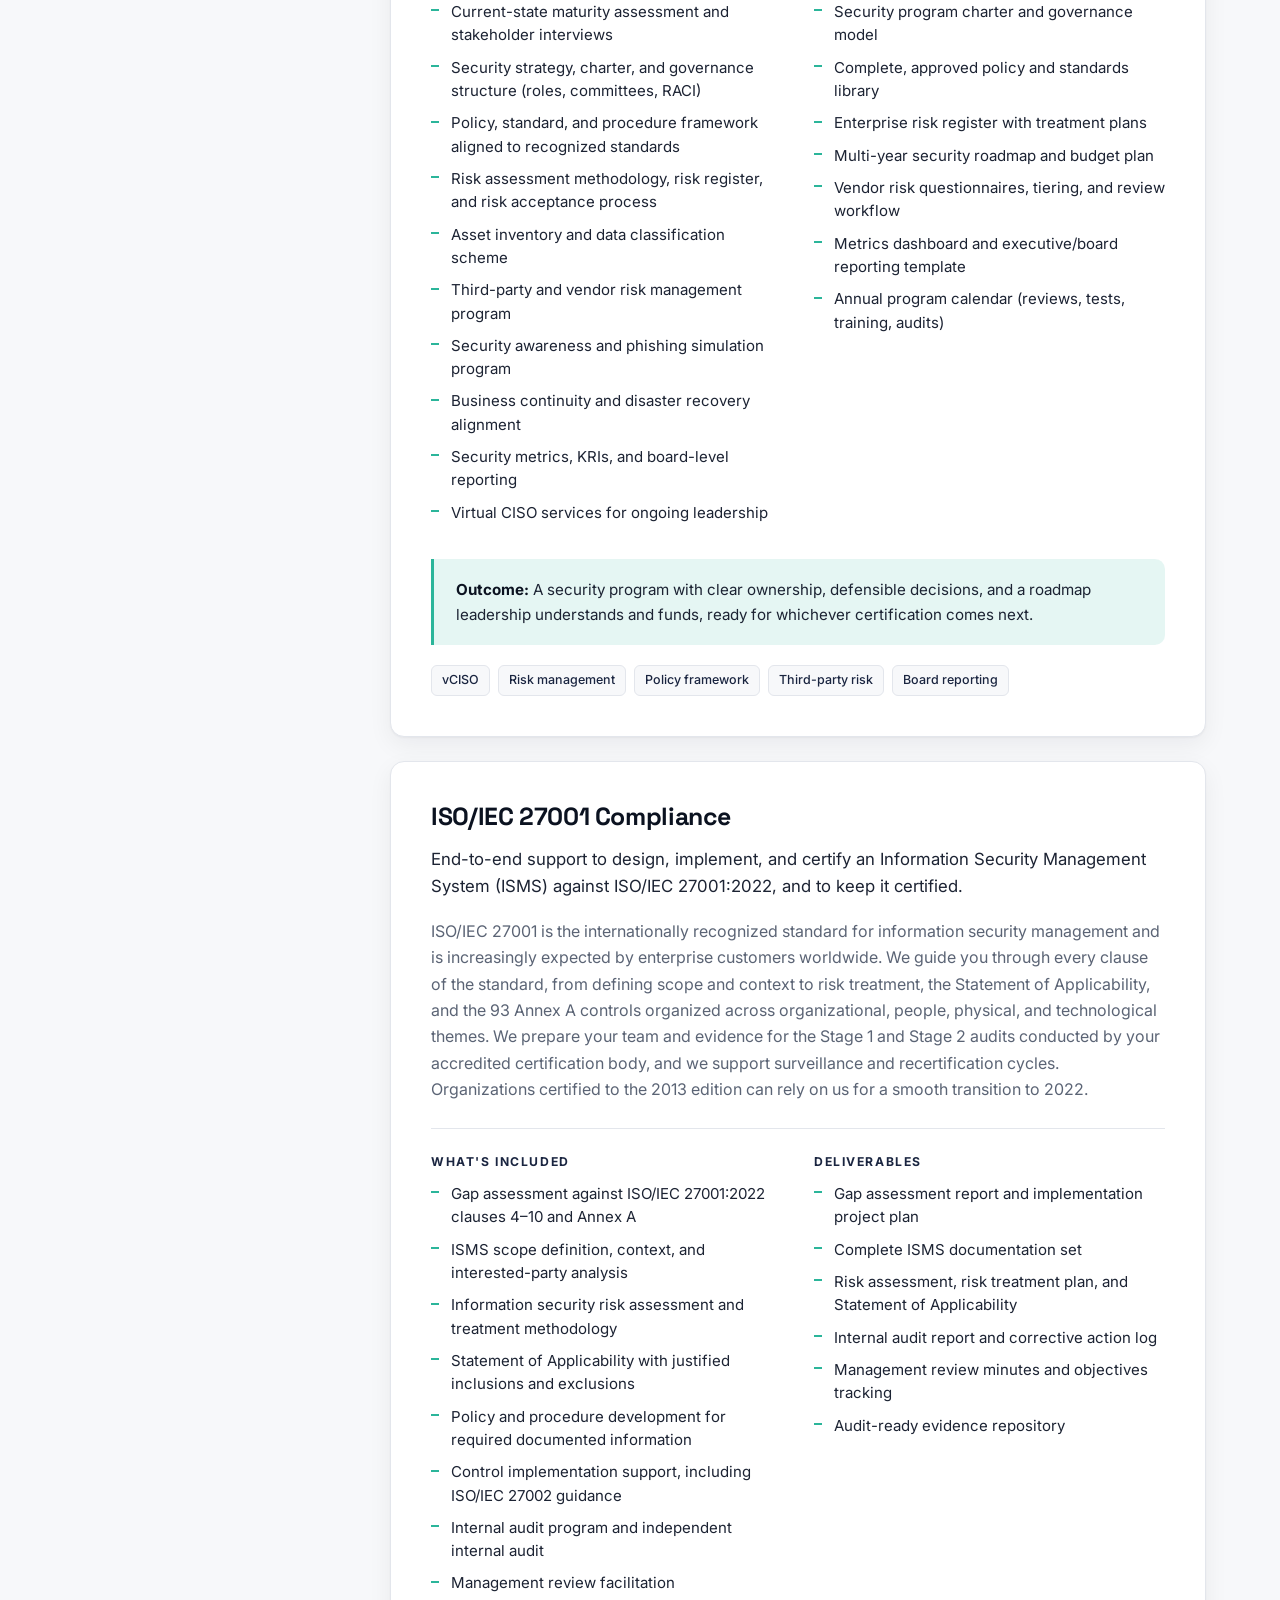
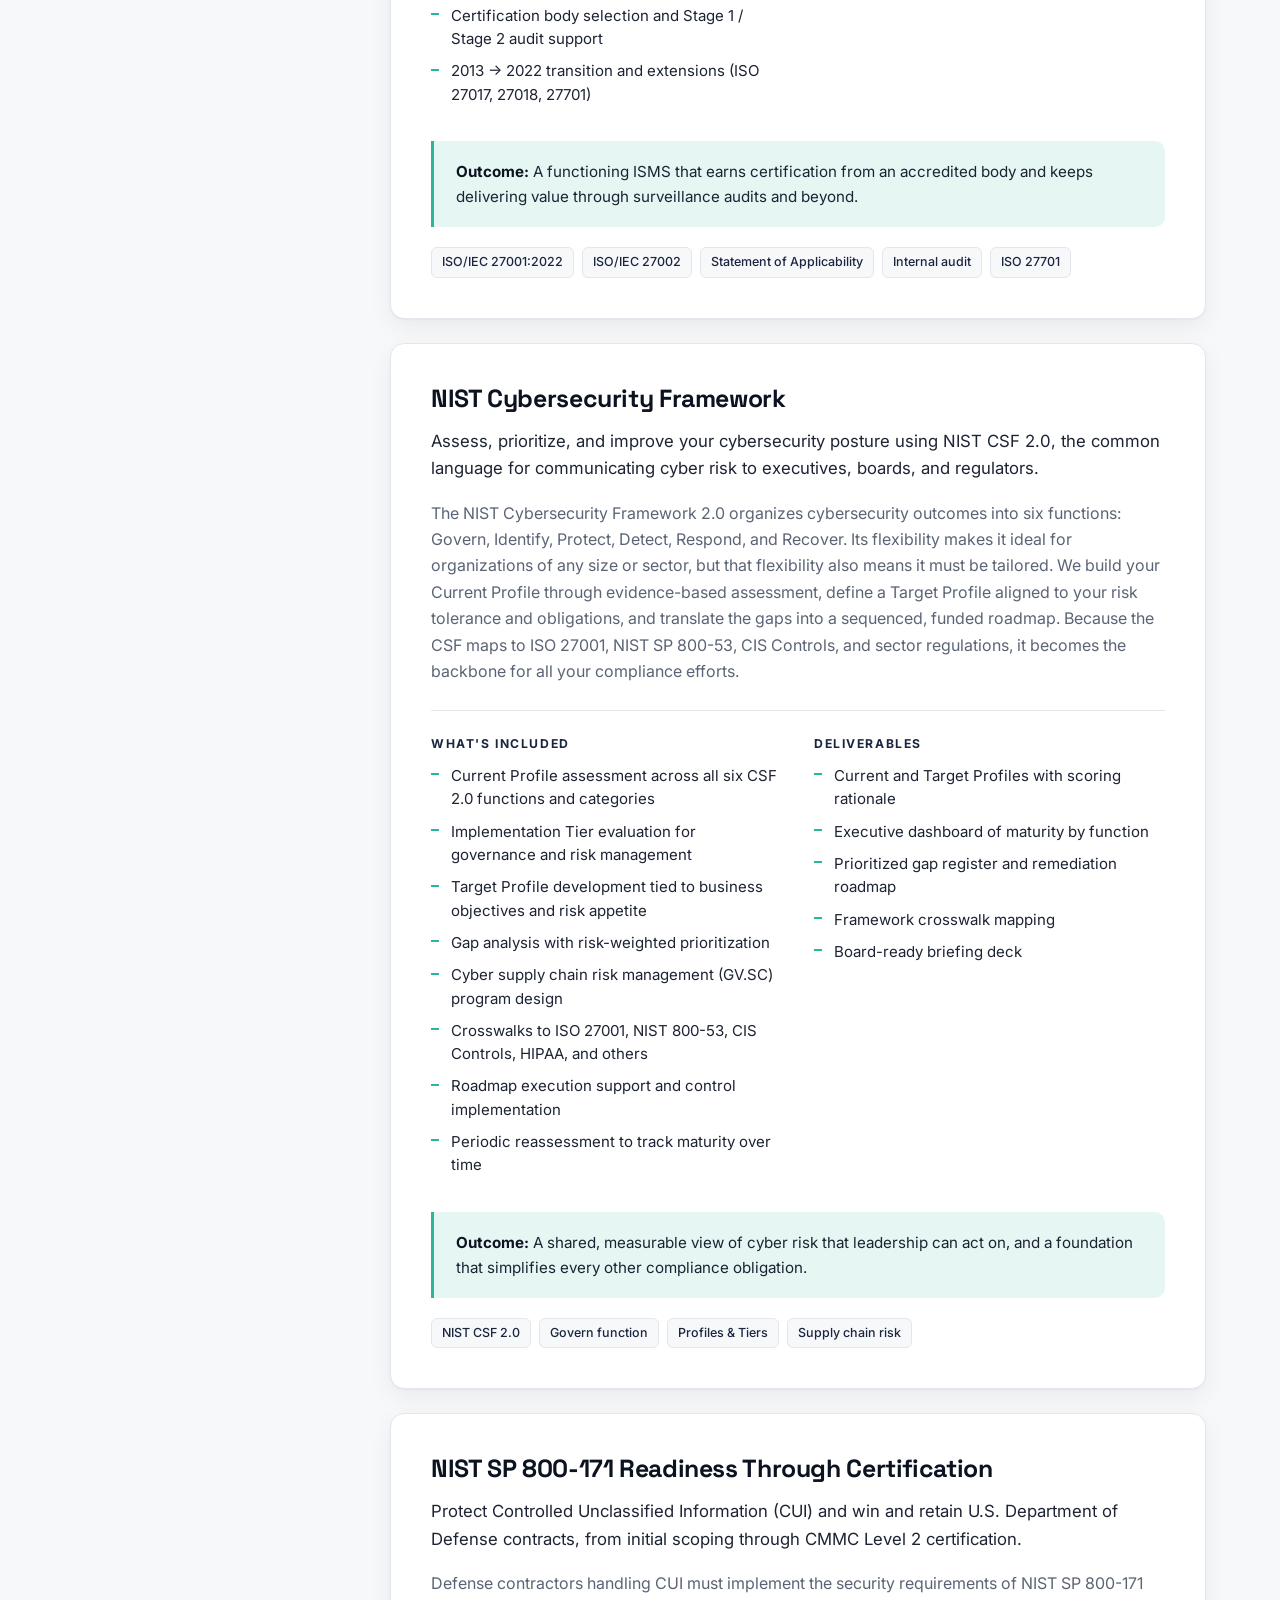
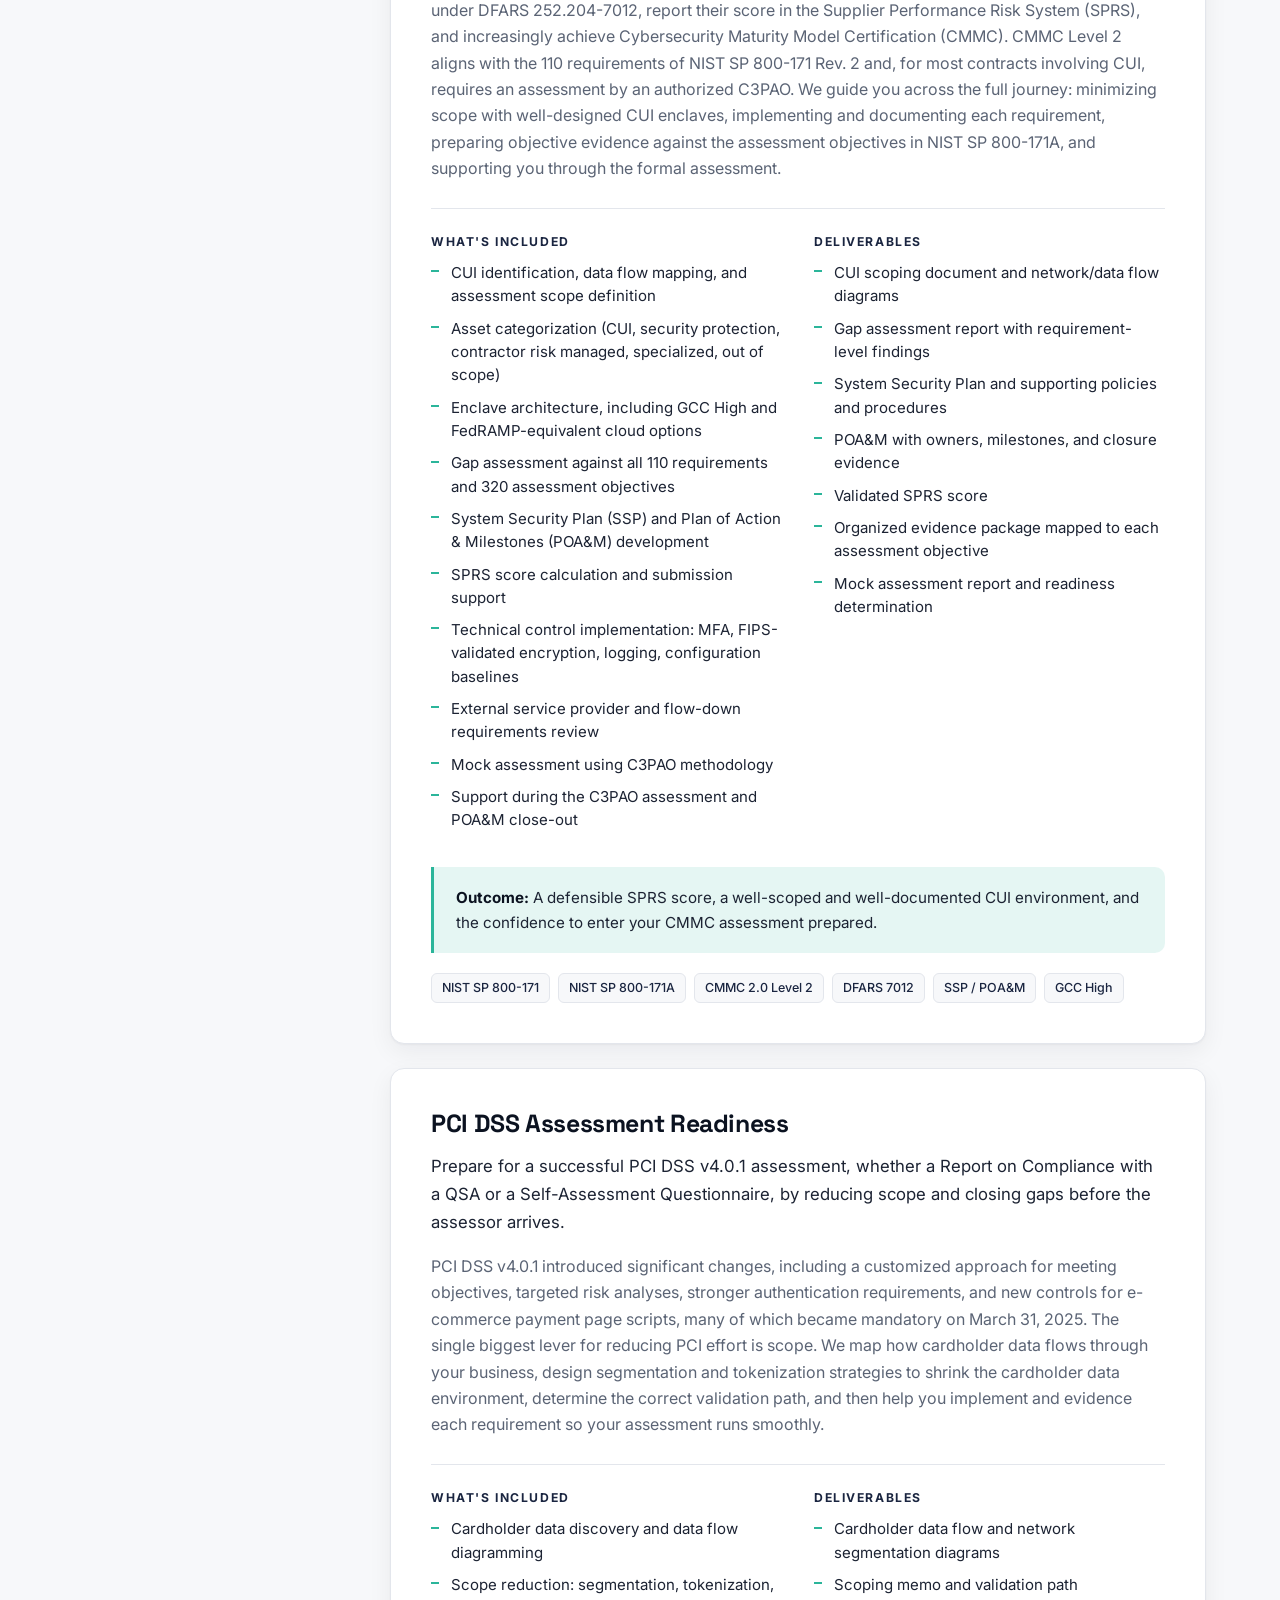
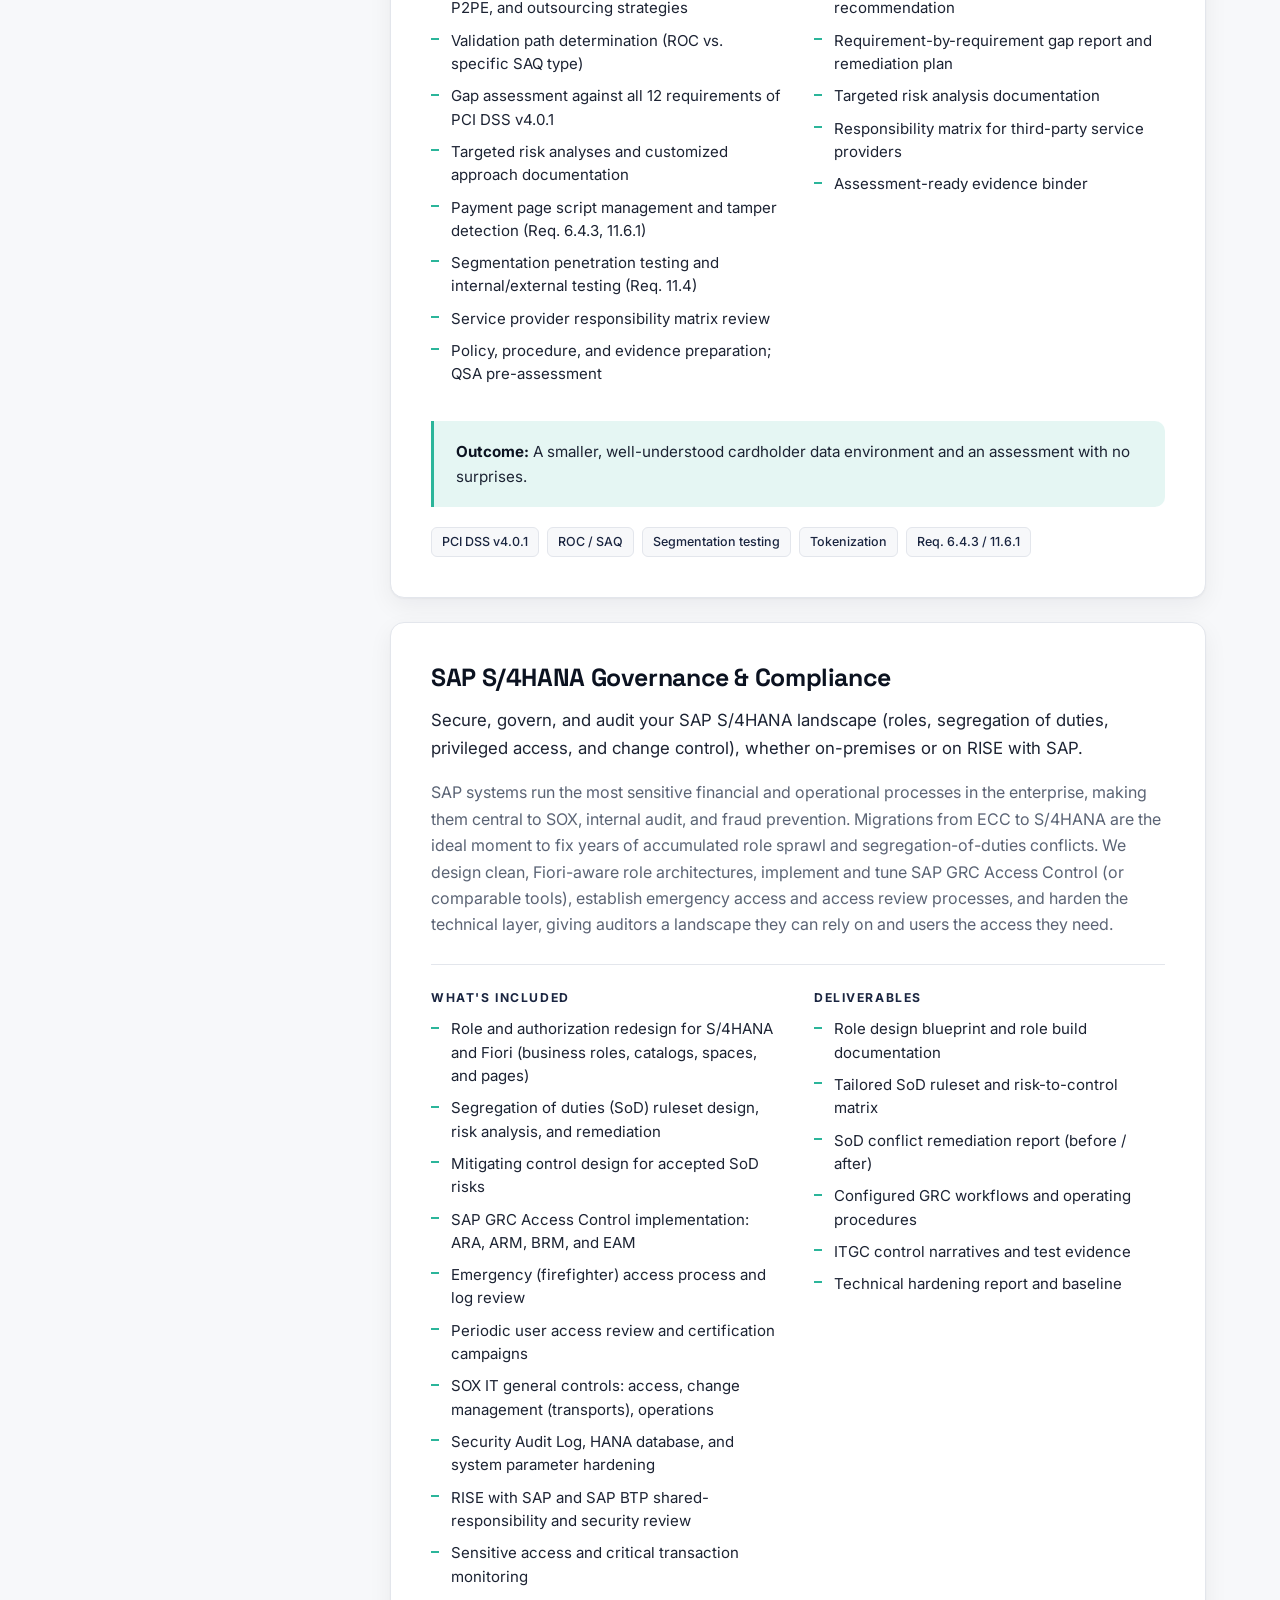
<file: website/services.html>
<!doctype html>
<html lang="en">
<head>
  <meta charset="utf-8">
  <meta name="viewport" content="width=device-width, initial-scale=1">
  <title>Services | Layer48 Technology Solutions Corp.</title>
  <meta name="description" content="Detailed overview of Layer48 services: cyber defense, red team, purple team, EDR, web application and wireless testing, ISO 27001, NIST CSF, NIST 800-171/CMMC, PCI DSS, SAP S/4HANA GRC, Azure, AWS and GCP security, IAM, SSO federation, workload identity federation, agentic AI security, prompt security, shadow AI, AI governance and AI Act compliance.">
  <link rel="icon" href="assets/logo.svg" type="image/svg+xml">
  <link rel="preconnect" href="https://fonts.googleapis.com">
  <link rel="preconnect" href="https://fonts.gstatic.com" crossorigin>
  <link href="https://fonts.googleapis.com/css2?family=Inter:wght@400;500;600;700&family=Space+Grotesk:wght@500;600;700&display=swap" rel="stylesheet">
  <link rel="stylesheet" href="css/styles.css">
</head>
<body>

<header class="site-header">
  <div class="container">
    <a class="brand" href="index.html" aria-label="Layer48 home">
      <img class="brand-mark" src="assets/logo.svg" alt="">
      <span class="brand-name">Layer48<small>Technology Solutions Corp.</small></span>
    </a>
    <button class="nav-toggle" aria-label="Toggle menu" aria-expanded="false"><span></span><span></span><span></span></button>
    <nav class="nav">
      <a href="services.html" aria-current="page">Services</a>
      <a href="index.html#approach">Approach</a>
      <a href="index.html#why">Why Layer48</a>
      <a class="btn btn-primary" href="index.html#contact">Talk to us</a>
    </nav>
  </div>
</header>

<main>

  <section class="hero page-hero">
    <div class="container">
      <span class="eyebrow">Services</span>
      <h1>Twenty-four services. <em>One</em> security posture.</h1>
      <p class="lead">Detailed scope, deliverables, and outcomes for every Layer48 service, organized across six practices: offensive and defensive security, security testing, governance and compliance, cloud, identity, and AI security and governance.</p>
    </div>
  </section>

  <section class="section" style="padding-top:64px;">
    <div class="container services-layout">

      <nav class="service-nav" aria-label="Services">
        <h4>Offensive &amp; Defensive</h4>
        <ul>
          <li><a href="#cyber-defense">Cyber Defense</a></li>
          <li><a href="#red-team">Red Team</a></li>
          <li><a href="#purple-team">Purple Team</a></li>
          <li><a href="#edr">Endpoint Detection &amp; Response</a></li>
        </ul>
        <h4>Security Testing</h4>
        <ul>
          <li><a href="#web-app-testing">Web Application Testing</a></li>
          <li><a href="#web-pentest">Web Penetration Testing</a></li>
          <li><a href="#wireless">Wireless Testing</a></li>
        </ul>
        <h4>Governance &amp; Compliance</h4>
        <ul>
          <li><a href="#infosec-program">Information Security Program</a></li>
          <li><a href="#iso27001">ISO/IEC 27001</a></li>
          <li><a href="#nist-csf">NIST Cybersecurity Framework</a></li>
          <li><a href="#nist-800-171">NIST 800-171 / CMMC</a></li>
          <li><a href="#pci">PCI DSS Readiness</a></li>
          <li><a href="#sap">SAP S/4HANA GRC</a></li>
        </ul>
        <h4>Cloud</h4>
        <ul>
          <li><a href="#azure">Azure</a></li>
          <li><a href="#aws">AWS</a></li>
          <li><a href="#gcp">Google Cloud</a></li>
        </ul>
        <h4>Identity</h4>
        <ul>
          <li><a href="#iam">Identity &amp; Access Management</a></li>
          <li><a href="#sso">SSO Federation</a></li>
          <li><a href="#wif">Workload Identity Federation</a></li>
        </ul>
        <h4>AI Security &amp; Governance</h4>
        <ul>
          <li><a href="#agentic-ai">Agentic AI Security</a></li>
          <li><a href="#prompt-security">Prompt Security</a></li>
          <li><a href="#shadow-ai">Shadow AI</a></li>
          <li><a href="#ai-governance">AI Governance</a></li>
          <li><a href="#ai-acts">AI Acts &amp; Regulations</a></li>
        </ul>
      </nav>

      <div>

        <!-- ============ OFFENSIVE & DEFENSIVE ============ -->
        <div class="practice-block">
          <header>
            <span class="eyebrow">Practice 01</span>
            <h2>Offensive &amp; Defensive Security</h2>
            <p>We emulate the adversaries you actually face, then help your defenders detect, contain, and recover faster, closing the loop between attack and defense.</p>
          </header>

          <article class="service" id="cyber-defense">
            <h3>Cyber Defense</h3>
            <p class="summary">Build and mature the people, processes, and technology that detect and stop attacks: from logging architecture and SIEM engineering to threat hunting and incident response readiness.</p>
            <p class="detail">Most organizations own capable security tools but lack the telemetry, tuning, and playbooks to make them effective. We assess your security operations against the MITRE ATT&amp;CK framework and your real threat landscape, close visibility gaps, engineer high-fidelity detections, and prepare your team to respond decisively when an incident occurs. Engagements range from a focused SOC maturity assessment to a multi-month build-out of detection and response capability.</p>
            <div class="service-cols">
              <div>
                <h4>What's included</h4>
                <ul>
                  <li>SOC maturity assessment covering people, process, technology, and metrics</li>
                  <li>Log source strategy and centralized logging architecture (identity, endpoint, network, cloud, SaaS)</li>
                  <li>SIEM and SOAR engineering on Microsoft Sentinel, Splunk, Google Security Operations, or Elastic</li>
                  <li>Detection engineering: use-case design, detection-as-code, tuning to reduce false positives</li>
                  <li>MITRE ATT&amp;CK coverage mapping against threat-intelligence-prioritized techniques</li>
                  <li>Hypothesis-driven threat hunting across endpoint, identity, and cloud telemetry</li>
                  <li>Incident response plan, role-specific playbooks (ransomware, BEC, cloud compromise, insider)</li>
                  <li>Executive and technical tabletop exercises</li>
                  <li>Vulnerability management program design with risk-based prioritization</li>
                </ul>
              </div>
              <div>
                <h4>Deliverables</h4>
                <ul>
                  <li>SOC maturity scorecard and 12-month improvement roadmap</li>
                  <li>ATT&amp;CK detection coverage heatmap (current vs. target)</li>
                  <li>Logging standard with required sources, fields, and retention</li>
                  <li>Version-controlled detection rule library with documentation</li>
                  <li>Incident response plan and playbooks, aligned to NIST SP 800-61</li>
                  <li>Threat hunt reports with findings and new detections</li>
                  <li>Tabletop after-action report with improvement actions</li>
                </ul>
              </div>
            </div>
            <div class="outcome"><strong>Outcome:</strong> Measurably shorter time to detect and respond, fewer noisy alerts, and a team that has rehearsed its response before it matters.</div>
            <div class="tags"><span>MITRE ATT&amp;CK</span><span>Microsoft Sentinel</span><span>Splunk</span><span>Google SecOps</span><span>NIST SP 800-61</span></div>
          </article>

          <article class="service" id="red-team">
            <h3>Red Team</h3>
            <p class="summary">Objective-based adversary emulation that tests your organization's ability to prevent, detect, and respond to a determined, stealthy attacker, end to end.</p>
            <p class="detail">Unlike a penetration test, which aims to find as many vulnerabilities as possible, a red team engagement pursues specific business objectives (access to crown-jewel data, domain dominance, fraudulent payment initiation) the way a real threat actor would. We build scenarios from threat intelligence relevant to your industry, operate covertly against your live defenses, and document precisely where controls held and where they failed. Every engagement runs under formal rules of engagement with a trusted-agent deconfliction process to keep operations safe.</p>
            <div class="service-cols">
              <div>
                <h4>What's included</h4>
                <ul>
                  <li>Threat-intelligence-led scenario design and agreed objectives ("flags")</li>
                  <li>Rules of engagement, legal authorization, and white-cell deconfliction</li>
                  <li>External reconnaissance and attack surface mapping</li>
                  <li>Initial access via phishing, vishing, exposed services, or credential attacks</li>
                  <li>Assumed-breach scenarios starting from a standard user workstation</li>
                  <li>Active Directory and Entra ID attack paths, privilege escalation, lateral movement</li>
                  <li>Cloud control-plane attacks across Azure, AWS, and GCP</li>
                  <li>EDR and SOC evasion testing using custom tooling and tradecraft</li>
                  <li>Optional physical intrusion and social engineering components</li>
                </ul>
              </div>
              <div>
                <h4>Deliverables</h4>
                <ul>
                  <li>Executive summary of business impact and objectives achieved</li>
                  <li>Full attack narrative and timeline mapped to MITRE ATT&amp;CK</li>
                  <li>Detection-and-response gap analysis (what was seen, missed, or ignored)</li>
                  <li>Technical findings with risk ratings and remediation guidance</li>
                  <li>Indicators of compromise and artifacts for your blue team</li>
                  <li>Executive and technical debrief sessions</li>
                  <li>Optional replay as a purple team exercise</li>
                </ul>
              </div>
            </div>
            <div class="outcome"><strong>Outcome:</strong> An honest, evidence-based answer to "could a real attacker achieve this, and would we notice?", plus a prioritized plan to make the answer "no".</div>
            <div class="tags"><span>Adversary emulation</span><span>Assumed breach</span><span>Active Directory</span><span>Cloud attack paths</span><span>Social engineering</span></div>
          </article>

          <article class="service" id="purple-team">
            <h3>Purple Team</h3>
            <p class="summary">Collaborative, transparent exercises where our offensive operators and your defenders work side by side to test, measure, and improve detection technique by technique.</p>
            <p class="detail">Purple teaming converts offensive insight directly into defensive improvement. Together we select ATT&amp;CK techniques used by the threat groups most relevant to you, execute them in your environment, and observe in real time whether your controls prevent, alert, or stay silent. Where gaps appear, we write and tune detections in the session and re-run the technique to prove they work. The result is a validated, continuously improvable detection baseline rather than a point-in-time report.</p>
            <div class="service-cols">
              <div>
                <h4>What's included</h4>
                <ul>
                  <li>Threat profile selection and technique test plan mapped to ATT&amp;CK</li>
                  <li>Controlled execution of techniques using Atomic Red Team, Caldera, and custom tooling</li>
                  <li>Real-time observation of EDR, SIEM, and network control responses</li>
                  <li>Joint triage: prevented, detected, logged-only, or missed</li>
                  <li>In-session detection engineering and tuning</li>
                  <li>Retest to validate new and improved detections</li>
                  <li>Analyst coaching on investigation and response workflows</li>
                  <li>Setup for continuous, automated breach-and-attack simulation</li>
                </ul>
              </div>
              <div>
                <h4>Deliverables</h4>
                <ul>
                  <li>Technique-level scorecard (prevent / detect / respond)</li>
                  <li>Before-and-after ATT&amp;CK coverage heatmaps</li>
                  <li>New and tuned detection rules, ready to deploy</li>
                  <li>Logging and telemetry gaps with remediation steps</li>
                  <li>Repeatable test cases for regression testing</li>
                  <li>Prioritized backlog for remaining gaps</li>
                </ul>
              </div>
            </div>
            <div class="outcome"><strong>Outcome:</strong> Proven detection coverage for the techniques that matter most, and a blue team that understands attacker behavior first-hand.</div>
            <div class="tags"><span>MITRE ATT&amp;CK</span><span>Atomic Red Team</span><span>Detection engineering</span><span>BAS</span></div>
          </article>

          <article class="service" id="edr">
            <h3>Endpoint Detection &amp; Response</h3>
            <p class="summary">Select, deploy, tune, and operationalize EDR so that every endpoint and server is covered, configured to block, and connected to a response process that works.</p>
            <p class="detail">EDR is only as effective as its coverage and configuration. We frequently find agents missing from servers, over-broad exclusions that create blind spots, prevention features left in audit mode, and alerts that nobody triages. We help you choose the right platform, roll it out safely across Windows, macOS, and Linux, harden its policies, integrate it with your SIEM and SOAR, and build the response playbooks that turn alerts into containment, whether operated in-house or co-managed.</p>
            <div class="service-cols">
              <div>
                <h4>What's included</h4>
                <ul>
                  <li>Platform evaluation and selection (Microsoft Defender for Endpoint, CrowdStrike Falcon, SentinelOne, and others)</li>
                  <li>Phased deployment planning, pilot groups, and rollback strategy</li>
                  <li>Coverage assessment to find unmanaged and unprotected assets</li>
                  <li>Policy hardening: prevention modes, attack surface reduction rules, tamper protection</li>
                  <li>Exclusion review and clean-up to eliminate blind spots</li>
                  <li>Device control, firewall, and application control integration</li>
                  <li>SIEM/SOAR integration and automated response (isolation, kill, quarantine)</li>
                  <li>Response playbooks and analyst training</li>
                  <li>XDR correlation across identity, email, and cloud signals</li>
                </ul>
              </div>
              <div>
                <h4>Deliverables</h4>
                <ul>
                  <li>Platform comparison and recommendation (for selection engagements)</li>
                  <li>Deployment plan and coverage report by OS and business unit</li>
                  <li>Hardened policy baseline with documented rationale</li>
                  <li>Exclusion register with owners and review dates</li>
                  <li>Integration runbooks and automated response workflows</li>
                  <li>Detection validation results from controlled attack simulation</li>
                </ul>
              </div>
            </div>
            <div class="outcome"><strong>Outcome:</strong> Near-complete endpoint coverage, prevention features actually turned on, and alerts that lead to fast, consistent containment.</div>
            <div class="tags"><span>Defender for Endpoint</span><span>CrowdStrike Falcon</span><span>SentinelOne</span><span>XDR</span><span>ASR rules</span></div>
          </article>
        </div>

        <!-- ============ SECURITY TESTING ============ -->
        <div class="practice-block">
          <header>
            <span class="eyebrow">Practice 02</span>
            <h2>Security Testing</h2>
            <p>Expert-led manual testing, supported by tooling but never replaced by it. Every finding comes with proof, business context, and a clear path to remediation, and we retest to confirm fixes.</p>
          </header>

          <article class="service" id="web-app-testing">
            <h3>Web Application Testing</h3>
            <p class="summary">In-depth security assessment of your web applications and APIs, including authenticated, role-based, and business-logic testing, plus integration of security into the software development lifecycle.</p>
            <p class="detail">Web application testing focuses on the application itself: how it handles authentication, sessions, authorization, input, data, and business workflows. Using the OWASP Application Security Verification Standard (ASVS) as a baseline, we test every user role, every API, and every workflow for flaws that automated scanners cannot find, such as broken access control, logic abuse, and multi-step attack chains. For teams that ship continuously, we also help embed security into development with threat modeling, secure code review, and pipeline tooling.</p>
            <div class="service-cols">
              <div>
                <h4>What's included</h4>
                <ul>
                  <li>Authenticated testing across all user roles and tenants</li>
                  <li>OWASP Top 10 and ASVS-aligned verification</li>
                  <li>REST, GraphQL, and SOAP API testing against the OWASP API Security Top 10</li>
                  <li>Access control and IDOR testing, including multi-tenant isolation</li>
                  <li>Business logic abuse: pricing, workflow bypass, race conditions</li>
                  <li>Authentication, session, OAuth/OIDC, and SAML implementation review</li>
                  <li>Secure source code review for high-risk components</li>
                  <li>Threat modeling for new features and architectures</li>
                  <li>SAST, DAST, and SCA tooling integration in CI/CD pipelines</li>
                </ul>
              </div>
              <div>
                <h4>Deliverables</h4>
                <ul>
                  <li>Executive summary with overall risk posture</li>
                  <li>Detailed findings with CVSS scoring, evidence, and reproduction steps</li>
                  <li>Developer-focused remediation guidance and code examples</li>
                  <li>ASVS coverage matrix</li>
                  <li>Threat model documents (where in scope)</li>
                  <li>Retest report confirming remediation</li>
                </ul>
              </div>
            </div>
            <div class="outcome"><strong>Outcome:</strong> Applications and APIs that withstand real-world abuse, and development teams equipped to keep them that way.</div>
            <div class="tags"><span>OWASP ASVS</span><span>OWASP API Top 10</span><span>Secure code review</span><span>Threat modeling</span><span>DevSecOps</span></div>
          </article>

          <article class="service" id="web-pentest">
            <h3>Web Penetration Testing</h3>
            <p class="summary">Adversarial testing of your internet-facing web estate (applications, servers, gateways, and the infrastructure behind them) to demonstrate what an external attacker could actually achieve.</p>
            <p class="detail">Where web application testing goes deep on a single application, web penetration testing takes the attacker's wide-angle view. We discover your exposed web footprint (including forgotten subdomains, staging sites, and cloud-hosted assets), identify weaknesses across the application, web server, and hosting layers, and chain them together to show real impact: data access, account takeover, or a foothold into internal networks. Testing follows recognized methodologies (OWASP WSTG, PTES) and can be performed black-box, grey-box, or white-box.</p>
            <div class="service-cols">
              <div>
                <h4>What's included</h4>
                <ul>
                  <li>Attack surface discovery: subdomains, virtual hosts, exposed admin panels</li>
                  <li>Web server, framework, and CMS vulnerability identification</li>
                  <li>TLS configuration and HTTP security header review</li>
                  <li>WAF and CDN bypass testing, including origin server exposure</li>
                  <li>Injection, deserialization, SSRF, and file upload exploitation</li>
                  <li>Credential attacks against login portals (within agreed limits)</li>
                  <li>Cloud storage and metadata service exposure checks</li>
                  <li>Exploit chaining to demonstrate end-to-end business impact</li>
                  <li>Post-exploitation pivot assessment (where authorized)</li>
                </ul>
              </div>
              <div>
                <h4>Deliverables</h4>
                <ul>
                  <li>External web attack surface inventory</li>
                  <li>Attack narratives showing exploit chains and impact</li>
                  <li>Risk-rated findings with evidence and remediation steps</li>
                  <li>Executive summary suitable for boards, customers, and auditors</li>
                  <li>Letter of attestation for third-party assurance requests</li>
                  <li>Remediation verification retest</li>
                </ul>
              </div>
            </div>
            <div class="outcome"><strong>Outcome:</strong> A clear picture of how your web presence could be breached, and evidence to customers and auditors that it has been tested and fixed.</div>
            <div class="tags"><span>OWASP WSTG</span><span>PTES</span><span>Black / grey / white box</span><span>Attack surface management</span></div>
          </article>

          <article class="service" id="wireless">
            <h3>Wireless Testing</h3>
            <p class="summary">On-site assessment of your Wi-Fi networks to verify that attackers in the parking lot or lobby cannot join, impersonate, or pivot through your wireless infrastructure.</p>
            <p class="detail">Wireless networks extend your perimeter beyond your walls. We survey the radio environment at your locations, evaluate the configuration and authentication of corporate, guest, and IoT networks, and attempt the attacks a nearby adversary would use: cracking pre-shared keys, standing up rogue access points to harvest credentials, and testing whether guest networks are truly isolated from corporate and cardholder data environments. We also validate that wireless intrusion detection and prevention systems spot what they should.</p>
            <div class="service-cols">
              <div>
                <h4>What's included</h4>
                <ul>
                  <li>RF survey and identification of authorized, rogue, and neighboring access points</li>
                  <li>WPA2/WPA3-Personal and Enterprise configuration review</li>
                  <li>802.1X / EAP assessment, including certificate validation on clients</li>
                  <li>Evil-twin and rogue AP attacks to test credential exposure</li>
                  <li>Pre-shared key capture and offline strength testing</li>
                  <li>Guest and IoT network isolation and segmentation testing</li>
                  <li>Captive portal bypass attempts</li>
                  <li>WIDS/WIPS detection validation</li>
                  <li>PCI DSS rogue wireless detection support (Requirement 11.2)</li>
                </ul>
              </div>
              <div>
                <h4>Deliverables</h4>
                <ul>
                  <li>Wireless network inventory and coverage observations per site</li>
                  <li>Rogue and unauthorized access point report</li>
                  <li>Risk-rated findings with configuration-level remediation</li>
                  <li>Segmentation test results for guest, IoT, and CDE networks</li>
                  <li>Recommended secure wireless reference configuration</li>
                </ul>
              </div>
            </div>
            <div class="outcome"><strong>Outcome:</strong> Confidence that your wireless networks authenticate the right users, isolate the wrong ones, and don't become an easy entry point.</div>
            <div class="tags"><span>WPA3</span><span>802.1X / EAP</span><span>Rogue AP</span><span>Segmentation</span><span>PCI 11.2</span></div>
          </article>
        </div>

        <!-- ============ GRC ============ -->
        <div class="practice-block">
          <header>
            <span class="eyebrow">Practice 03</span>
            <h2>Governance, Risk &amp; Compliance</h2>
            <p>We build security programs that satisfy auditors because they genuinely reduce risk. One control set, mapped across frameworks, with evidence collected once and reused everywhere.</p>
          </header>

          <article class="service" id="infosec-program">
            <h3>Information Security Program Development &amp; Implementation</h3>
            <p class="summary">Design and stand up a complete, right-sized information security program (governance, policy, risk management, and operations) and then help you run it.</p>
            <p class="detail">Whether you are formalizing security for the first time, responding to customer and regulator expectations, or rebuilding after an incident, we create a program that fits your size, industry, and risk appetite. We start with a current-state assessment and business context, define governance and accountability, write a policy framework people can actually follow, establish a repeatable risk management process, and implement the core operational controls. Ongoing virtual CISO (vCISO) support is available to lead the program, report to leadership, and keep it maturing.</p>
            <div class="service-cols">
              <div>
                <h4>What's included</h4>
                <ul>
                  <li>Current-state maturity assessment and stakeholder interviews</li>
                  <li>Security strategy, charter, and governance structure (roles, committees, RACI)</li>
                  <li>Policy, standard, and procedure framework aligned to recognized standards</li>
                  <li>Risk assessment methodology, risk register, and risk acceptance process</li>
                  <li>Asset inventory and data classification scheme</li>
                  <li>Third-party and vendor risk management program</li>
                  <li>Security awareness and phishing simulation program</li>
                  <li>Business continuity and disaster recovery alignment</li>
                  <li>Security metrics, KRIs, and board-level reporting</li>
                  <li>Virtual CISO services for ongoing leadership</li>
                </ul>
              </div>
              <div>
                <h4>Deliverables</h4>
                <ul>
                  <li>Security program charter and governance model</li>
                  <li>Complete, approved policy and standards library</li>
                  <li>Enterprise risk register with treatment plans</li>
                  <li>Multi-year security roadmap and budget plan</li>
                  <li>Vendor risk questionnaires, tiering, and review workflow</li>
                  <li>Metrics dashboard and executive/board reporting template</li>
                  <li>Annual program calendar (reviews, tests, training, audits)</li>
                </ul>
              </div>
            </div>
            <div class="outcome"><strong>Outcome:</strong> A security program with clear ownership, defensible decisions, and a roadmap leadership understands and funds, ready for whichever certification comes next.</div>
            <div class="tags"><span>vCISO</span><span>Risk management</span><span>Policy framework</span><span>Third-party risk</span><span>Board reporting</span></div>
          </article>

          <article class="service" id="iso27001">
            <h3>ISO/IEC 27001 Compliance</h3>
            <p class="summary">End-to-end support to design, implement, and certify an Information Security Management System (ISMS) against ISO/IEC 27001:2022, and to keep it certified.</p>
            <p class="detail">ISO/IEC 27001 is the internationally recognized standard for information security management and is increasingly expected by enterprise customers worldwide. We guide you through every clause of the standard, from defining scope and context to risk treatment, the Statement of Applicability, and the 93 Annex A controls organized across organizational, people, physical, and technological themes. We prepare your team and evidence for the Stage 1 and Stage 2 audits conducted by your accredited certification body, and we support surveillance and recertification cycles. Organizations certified to the 2013 edition can rely on us for a smooth transition to 2022.</p>
            <div class="service-cols">
              <div>
                <h4>What's included</h4>
                <ul>
                  <li>Gap assessment against ISO/IEC 27001:2022 clauses 4–10 and Annex A</li>
                  <li>ISMS scope definition, context, and interested-party analysis</li>
                  <li>Information security risk assessment and treatment methodology</li>
                  <li>Statement of Applicability with justified inclusions and exclusions</li>
                  <li>Policy and procedure development for required documented information</li>
                  <li>Control implementation support, including ISO/IEC 27002 guidance</li>
                  <li>Internal audit program and independent internal audit</li>
                  <li>Management review facilitation</li>
                  <li>Certification body selection and Stage 1 / Stage 2 audit support</li>
                  <li>2013 → 2022 transition and extensions (ISO 27017, 27018, 27701)</li>
                </ul>
              </div>
              <div>
                <h4>Deliverables</h4>
                <ul>
                  <li>Gap assessment report and implementation project plan</li>
                  <li>Complete ISMS documentation set</li>
                  <li>Risk assessment, risk treatment plan, and Statement of Applicability</li>
                  <li>Internal audit report and corrective action log</li>
                  <li>Management review minutes and objectives tracking</li>
                  <li>Audit-ready evidence repository</li>
                </ul>
              </div>
            </div>
            <div class="outcome"><strong>Outcome:</strong> A functioning ISMS that earns certification from an accredited body and keeps delivering value through surveillance audits and beyond.</div>
            <div class="tags"><span>ISO/IEC 27001:2022</span><span>ISO/IEC 27002</span><span>Statement of Applicability</span><span>Internal audit</span><span>ISO 27701</span></div>
          </article>

          <article class="service" id="nist-csf">
            <h3>NIST Cybersecurity Framework</h3>
            <p class="summary">Assess, prioritize, and improve your cybersecurity posture using NIST CSF 2.0, the common language for communicating cyber risk to executives, boards, and regulators.</p>
            <p class="detail">The NIST Cybersecurity Framework 2.0 organizes cybersecurity outcomes into six functions: Govern, Identify, Protect, Detect, Respond, and Recover. Its flexibility makes it ideal for organizations of any size or sector, but that flexibility also means it must be tailored. We build your Current Profile through evidence-based assessment, define a Target Profile aligned to your risk tolerance and obligations, and translate the gaps into a sequenced, funded roadmap. Because the CSF maps to ISO 27001, NIST SP 800-53, CIS Controls, and sector regulations, it becomes the backbone for all your compliance efforts.</p>
            <div class="service-cols">
              <div>
                <h4>What's included</h4>
                <ul>
                  <li>Current Profile assessment across all six CSF 2.0 functions and categories</li>
                  <li>Implementation Tier evaluation for governance and risk management</li>
                  <li>Target Profile development tied to business objectives and risk appetite</li>
                  <li>Gap analysis with risk-weighted prioritization</li>
                  <li>Cyber supply chain risk management (GV.SC) program design</li>
                  <li>Crosswalks to ISO 27001, NIST 800-53, CIS Controls, HIPAA, and others</li>
                  <li>Roadmap execution support and control implementation</li>
                  <li>Periodic reassessment to track maturity over time</li>
                </ul>
              </div>
              <div>
                <h4>Deliverables</h4>
                <ul>
                  <li>Current and Target Profiles with scoring rationale</li>
                  <li>Executive dashboard of maturity by function</li>
                  <li>Prioritized gap register and remediation roadmap</li>
                  <li>Framework crosswalk mapping</li>
                  <li>Board-ready briefing deck</li>
                </ul>
              </div>
            </div>
            <div class="outcome"><strong>Outcome:</strong> A shared, measurable view of cyber risk that leadership can act on, and a foundation that simplifies every other compliance obligation.</div>
            <div class="tags"><span>NIST CSF 2.0</span><span>Govern function</span><span>Profiles &amp; Tiers</span><span>Supply chain risk</span></div>
          </article>

          <article class="service" id="nist-800-171">
            <h3>NIST SP 800-171 Readiness Through Certification</h3>
            <p class="summary">Protect Controlled Unclassified Information (CUI) and win and retain U.S. Department of Defense contracts, from initial scoping through CMMC Level 2 certification.</p>
            <p class="detail">Defense contractors handling CUI must implement the security requirements of NIST SP 800-171 under DFARS 252.204-7012, report their score in the Supplier Performance Risk System (SPRS), and increasingly achieve Cybersecurity Maturity Model Certification (CMMC). CMMC Level 2 aligns with the 110 requirements of NIST SP 800-171 Rev. 2 and, for most contracts involving CUI, requires an assessment by an authorized C3PAO. We guide you across the full journey: minimizing scope with well-designed CUI enclaves, implementing and documenting each requirement, preparing objective evidence against the assessment objectives in NIST SP 800-171A, and supporting you through the formal assessment.</p>
            <div class="service-cols">
              <div>
                <h4>What's included</h4>
                <ul>
                  <li>CUI identification, data flow mapping, and assessment scope definition</li>
                  <li>Asset categorization (CUI, security protection, contractor risk managed, specialized, out of scope)</li>
                  <li>Enclave architecture, including GCC High and FedRAMP-equivalent cloud options</li>
                  <li>Gap assessment against all 110 requirements and 320 assessment objectives</li>
                  <li>System Security Plan (SSP) and Plan of Action &amp; Milestones (POA&amp;M) development</li>
                  <li>SPRS score calculation and submission support</li>
                  <li>Technical control implementation: MFA, FIPS-validated encryption, logging, configuration baselines</li>
                  <li>External service provider and flow-down requirements review</li>
                  <li>Mock assessment using C3PAO methodology</li>
                  <li>Support during the C3PAO assessment and POA&amp;M close-out</li>
                </ul>
              </div>
              <div>
                <h4>Deliverables</h4>
                <ul>
                  <li>CUI scoping document and network/data flow diagrams</li>
                  <li>Gap assessment report with requirement-level findings</li>
                  <li>System Security Plan and supporting policies and procedures</li>
                  <li>POA&amp;M with owners, milestones, and closure evidence</li>
                  <li>Validated SPRS score</li>
                  <li>Organized evidence package mapped to each assessment objective</li>
                  <li>Mock assessment report and readiness determination</li>
                </ul>
              </div>
            </div>
            <div class="outcome"><strong>Outcome:</strong> A defensible SPRS score, a well-scoped and well-documented CUI environment, and the confidence to enter your CMMC assessment prepared.</div>
            <div class="tags"><span>NIST SP 800-171</span><span>NIST SP 800-171A</span><span>CMMC 2.0 Level 2</span><span>DFARS 7012</span><span>SSP / POA&amp;M</span><span>GCC High</span></div>
          </article>

          <article class="service" id="pci">
            <h3>PCI DSS Assessment Readiness</h3>
            <p class="summary">Prepare for a successful PCI DSS v4.0.1 assessment, whether a Report on Compliance with a QSA or a Self-Assessment Questionnaire, by reducing scope and closing gaps before the assessor arrives.</p>
            <p class="detail">PCI DSS v4.0.1 introduced significant changes, including a customized approach for meeting objectives, targeted risk analyses, stronger authentication requirements, and new controls for e-commerce payment page scripts, many of which became mandatory on March 31, 2025. The single biggest lever for reducing PCI effort is scope. We map how cardholder data flows through your business, design segmentation and tokenization strategies to shrink the cardholder data environment, determine the correct validation path, and then help you implement and evidence each requirement so your assessment runs smoothly.</p>
            <div class="service-cols">
              <div>
                <h4>What's included</h4>
                <ul>
                  <li>Cardholder data discovery and data flow diagramming</li>
                  <li>Scope reduction: segmentation, tokenization, P2PE, and outsourcing strategies</li>
                  <li>Validation path determination (ROC vs. specific SAQ type)</li>
                  <li>Gap assessment against all 12 requirements of PCI DSS v4.0.1</li>
                  <li>Targeted risk analyses and customized approach documentation</li>
                  <li>Payment page script management and tamper detection (Req. 6.4.3, 11.6.1)</li>
                  <li>Segmentation penetration testing and internal/external testing (Req. 11.4)</li>
                  <li>Service provider responsibility matrix review</li>
                  <li>Policy, procedure, and evidence preparation; QSA pre-assessment</li>
                </ul>
              </div>
              <div>
                <h4>Deliverables</h4>
                <ul>
                  <li>Cardholder data flow and network segmentation diagrams</li>
                  <li>Scoping memo and validation path recommendation</li>
                  <li>Requirement-by-requirement gap report and remediation plan</li>
                  <li>Targeted risk analysis documentation</li>
                  <li>Responsibility matrix for third-party service providers</li>
                  <li>Assessment-ready evidence binder</li>
                </ul>
              </div>
            </div>
            <div class="outcome"><strong>Outcome:</strong> A smaller, well-understood cardholder data environment and an assessment with no surprises.</div>
            <div class="tags"><span>PCI DSS v4.0.1</span><span>ROC / SAQ</span><span>Segmentation testing</span><span>Tokenization</span><span>Req. 6.4.3 / 11.6.1</span></div>
          </article>

          <article class="service" id="sap">
            <h3>SAP S/4HANA Governance &amp; Compliance</h3>
            <p class="summary">Secure, govern, and audit your SAP S/4HANA landscape (roles, segregation of duties, privileged access, and change control), whether on-premises or on RISE with SAP.</p>
            <p class="detail">SAP systems run the most sensitive financial and operational processes in the enterprise, making them central to SOX, internal audit, and fraud prevention. Migrations from ECC to S/4HANA are the ideal moment to fix years of accumulated role sprawl and segregation-of-duties conflicts. We design clean, Fiori-aware role architectures, implement and tune SAP GRC Access Control (or comparable tools), establish emergency access and access review processes, and harden the technical layer, giving auditors a landscape they can rely on and users the access they need.</p>
            <div class="service-cols">
              <div>
                <h4>What's included</h4>
                <ul>
                  <li>Role and authorization redesign for S/4HANA and Fiori (business roles, catalogs, spaces, and pages)</li>
                  <li>Segregation of duties (SoD) ruleset design, risk analysis, and remediation</li>
                  <li>Mitigating control design for accepted SoD risks</li>
                  <li>SAP GRC Access Control implementation: ARA, ARM, BRM, and EAM</li>
                  <li>Emergency (firefighter) access process and log review</li>
                  <li>Periodic user access review and certification campaigns</li>
                  <li>SOX IT general controls: access, change management (transports), operations</li>
                  <li>Security Audit Log, HANA database, and system parameter hardening</li>
                  <li>RISE with SAP and SAP BTP shared-responsibility and security review</li>
                  <li>Sensitive access and critical transaction monitoring</li>
                </ul>
              </div>
              <div>
                <h4>Deliverables</h4>
                <ul>
                  <li>Role design blueprint and role build documentation</li>
                  <li>Tailored SoD ruleset and risk-to-control matrix</li>
                  <li>SoD conflict remediation report (before / after)</li>
                  <li>Configured GRC workflows and operating procedures</li>
                  <li>ITGC control narratives and test evidence</li>
                  <li>Technical hardening report and baseline</li>
                </ul>
              </div>
            </div>
            <div class="outcome"><strong>Outcome:</strong> Clean audits, fewer SoD conflicts, and an SAP access model that scales with the business instead of fighting it.</div>
            <div class="tags"><span>SAP S/4HANA</span><span>SAP GRC Access Control</span><span>SoD</span><span>SOX ITGC</span><span>RISE with SAP</span><span>Fiori</span></div>
          </article>
        </div>

        <!-- ============ CLOUD ============ -->
        <div class="practice-block">
          <header>
            <span class="eyebrow">Practice 04</span>
            <h2>Cloud Architecture &amp; Security</h2>
            <p>Secure-by-default cloud foundations, delivered as infrastructure as code. We design for scale, enforce guardrails automatically, and give your security team full visibility, on whichever cloud (or clouds) you run.</p>
          </header>

          <article class="service" id="azure">
            <h3>Azure Architecture &amp; Security Solutions</h3>
            <p class="summary">Design, build, and secure Microsoft Azure environments using the Cloud Adoption Framework and Well-Architected Framework, from enterprise landing zones to workload hardening and continuous monitoring.</p>
            <p class="detail">A secure Azure estate starts with the right foundation: a management group hierarchy that reflects how you govern, policy-driven guardrails that prevent misconfiguration, and a network topology that keeps workloads private by default. We design and deploy Azure landing zones as code, integrate Microsoft Entra ID for least-privilege administration, and enable Microsoft Defender for Cloud and Microsoft Sentinel for posture management and threat detection. For existing environments, we assess against the Microsoft cloud security benchmark and CIS benchmarks and remediate what we find.</p>
            <div class="service-cols">
              <div>
                <h4>What's included</h4>
                <ul>
                  <li>Azure landing zone design and deployment (Cloud Adoption Framework)</li>
                  <li>Management group, subscription, and RBAC hierarchy design</li>
                  <li>Azure Policy guardrails and regulatory compliance initiatives</li>
                  <li>Hub-and-spoke or Virtual WAN networking, Azure Firewall, Private Link</li>
                  <li>Privileged access with Entra PIM, Conditional Access, and break-glass accounts</li>
                  <li>Defender for Cloud (CSPM and workload protections) enablement and tuning</li>
                  <li>Microsoft Sentinel deployment and analytics rule development</li>
                  <li>Key Vault, managed identities, and encryption with customer-managed keys</li>
                  <li>AKS, App Service, and data platform security hardening</li>
                  <li>Infrastructure as code with Bicep or Terraform and secure CI/CD</li>
                </ul>
              </div>
              <div>
                <h4>Deliverables</h4>
                <ul>
                  <li>Target architecture and design decision records</li>
                  <li>Landing zone deployed as version-controlled code</li>
                  <li>Policy-as-code library with compliance reporting</li>
                  <li>Security posture assessment against MCSB / CIS</li>
                  <li>Remediation plan and implemented fixes</li>
                  <li>Operations runbooks and knowledge transfer</li>
                </ul>
              </div>
            </div>
            <div class="outcome"><strong>Outcome:</strong> An Azure environment that is secure by default, compliant by policy, and ready to scale without accumulating risk.</div>
            <div class="tags"><span>Landing zones</span><span>Azure Policy</span><span>Defender for Cloud</span><span>Sentinel</span><span>Entra PIM</span><span>Bicep / Terraform</span></div>
          </article>

          <article class="service" id="aws">
            <h3>AWS Architecture &amp; Security Solutions</h3>
            <p class="summary">Build and secure Amazon Web Services environments with a well-governed multi-account strategy, preventive and detective guardrails, and centralized security operations.</p>
            <p class="detail">AWS security scales through account isolation and automation. We design multi-account structures using AWS Organizations and AWS Control Tower, apply service control policies and resource control policies as preventive guardrails, and centralize logging and security findings in dedicated accounts. Identity is unified through IAM Identity Center with least-privilege permission sets, and workloads are protected with GuardDuty, Security Hub, Inspector, and AWS WAF. Every recommendation is grounded in the Security Pillar of the AWS Well-Architected Framework.</p>
            <div class="service-cols">
              <div>
                <h4>What's included</h4>
                <ul>
                  <li>Multi-account strategy with AWS Organizations and Control Tower</li>
                  <li>Service control policies and preventive guardrails</li>
                  <li>IAM Identity Center federation and permission set design</li>
                  <li>IAM least-privilege analysis using IAM Access Analyzer</li>
                  <li>Organization-wide CloudTrail, AWS Config, and centralized log archive</li>
                  <li>GuardDuty, Security Hub, Inspector, Macie, and Detective enablement</li>
                  <li>VPC architecture, Transit Gateway, Network Firewall, and PrivateLink</li>
                  <li>KMS key strategy and data protection controls</li>
                  <li>EKS, Lambda, and container security</li>
                  <li>Infrastructure as code with Terraform, CloudFormation, or CDK</li>
                </ul>
              </div>
              <div>
                <h4>Deliverables</h4>
                <ul>
                  <li>Account structure and OU design with guardrail mapping</li>
                  <li>Deployed foundation as version-controlled code</li>
                  <li>SCP library and IAM permission set catalog</li>
                  <li>Well-Architected security review findings</li>
                  <li>Security Hub standards baseline (CIS, AWS FSBP) and remediation</li>
                  <li>Incident response runbooks for AWS scenarios</li>
                </ul>
              </div>
            </div>
            <div class="outcome"><strong>Outcome:</strong> An AWS organization where new accounts are secure from day one and security teams see every finding in one place.</div>
            <div class="tags"><span>Control Tower</span><span>SCPs</span><span>IAM Identity Center</span><span>GuardDuty</span><span>Security Hub</span><span>Well-Architected</span></div>
          </article>

          <article class="service" id="gcp">
            <h3>GCP Architecture &amp; Security Solutions</h3>
            <p class="summary">Design and secure Google Cloud environments with a sound resource hierarchy, organization policies, perimeter controls, and integrated threat detection.</p>
            <p class="detail">Google Cloud's resource hierarchy (organization, folders, and projects) is the foundation for inheritance of IAM and policy, and getting it right early avoids painful rework later. We build secure GCP foundations aligned to Google's enterprise foundations blueprint, enforce organization policy constraints, design Shared VPC networking, and protect sensitive data with VPC Service Controls and customer-managed encryption keys. Security Command Center provides posture management and threat detection, and we integrate it with your SIEM or Google Security Operations.</p>
            <div class="service-cols">
              <div>
                <h4>What's included</h4>
                <ul>
                  <li>Organization, folder, and project hierarchy design</li>
                  <li>Organization policy constraints and custom constraints</li>
                  <li>IAM design with groups, custom roles, and IAM Conditions</li>
                  <li>Shared VPC, Private Service Connect, and Cloud NAT architecture</li>
                  <li>VPC Service Controls perimeters for data exfiltration protection</li>
                  <li>Cloud KMS, CMEK, and Secret Manager strategy</li>
                  <li>Security Command Center enablement and findings triage</li>
                  <li>Cloud Armor, Identity-Aware Proxy, and BeyondCorp-style access</li>
                  <li>GKE hardening and Binary Authorization</li>
                  <li>Assured Workloads for regulated data; Terraform-based delivery</li>
                </ul>
              </div>
              <div>
                <h4>Deliverables</h4>
                <ul>
                  <li>Reference architecture and resource hierarchy design</li>
                  <li>Foundation deployed via Terraform with CI/CD pipeline</li>
                  <li>Organization policy and IAM baseline</li>
                  <li>VPC Service Controls perimeter design and access levels</li>
                  <li>Security posture report and remediation backlog</li>
                  <li>Operations and incident response runbooks</li>
                </ul>
              </div>
            </div>
            <div class="outcome"><strong>Outcome:</strong> A Google Cloud foundation where data stays inside defined perimeters, identities are least-privilege, and threats surface quickly.</div>
            <div class="tags"><span>Resource hierarchy</span><span>Org policies</span><span>VPC Service Controls</span><span>Security Command Center</span><span>IAP</span><span>Terraform</span></div>
          </article>
        </div>

        <!-- ============ IDENTITY ============ -->
        <div class="practice-block">
          <header>
            <span class="eyebrow">Practice 05</span>
            <h2>Identity &amp; Access</h2>
            <p>Most breaches start with a compromised identity. We design identity architectures that make authentication strong, access minimal, and governance continuous, for people and for machines.</p>
          </header>

          <article class="service" id="iam">
            <h3>Identity &amp; Access Management</h3>
            <p class="summary">Strategy, design, and implementation of identity governance, authentication, and privileged access so that the right people have the right access, for the right reasons, for the right amount of time.</p>
            <p class="detail">Effective IAM spans the whole identity lifecycle. We automate joiner, mover, and leaver processes from your HR system of record, define role- and attribute-based access models, run access certifications that reviewers can complete meaningfully, and lock down privileged accounts with just-in-time elevation and session controls. Authentication is strengthened with phishing-resistant MFA such as FIDO2 security keys and passkeys, and everything is aligned to Zero Trust principles. As applications and AI agents increasingly connect to each other directly, we also bring app-to-app access under the control of your identity provider using Cross App Access (XAA) and the Identity Assertion JWT Authorization Grant (ID-JAG), replacing scattered user consents and long-lived tokens with centrally governed, auditable policies. We are platform-neutral and implement across leading IGA, PAM, and access management products.</p>
            <div class="service-cols">
              <div>
                <h4>What's included</h4>
                <ul>
                  <li>IAM maturity assessment and Zero Trust identity roadmap</li>
                  <li>Identity lifecycle automation (joiner / mover / leaver) from HR sources</li>
                  <li>Identity governance and administration: SailPoint, Saviynt, Entra ID Governance</li>
                  <li>Role engineering, RBAC/ABAC models, and entitlement clean-up</li>
                  <li>Access certification campaign design and execution</li>
                  <li>Privileged access management: CyberArk, BeyondTrust, Delinea, Entra PIM</li>
                  <li>Phishing-resistant MFA rollout (FIDO2, passkeys, Windows Hello for Business)</li>
                  <li>Service account and non-human identity discovery and governance</li>
                  <li>Active Directory security assessment and tiered administration</li>
                  <li>Cross App Access (XAA): IdP-governed app-to-app and AI agent-to-app connections, with central visibility and revocation</li>
                  <li>ID-JAG implementation: token exchange at the enterprise IdP and JWT authorization grants at resource apps' authorization servers</li>
                </ul>
              </div>
              <div>
                <h4>Deliverables</h4>
                <ul>
                  <li>IAM current-state assessment and target architecture</li>
                  <li>Multi-year IAM roadmap and business case</li>
                  <li>Role model and entitlement catalog</li>
                  <li>Configured lifecycle workflows and integrations</li>
                  <li>Privileged account inventory and vaulting plan</li>
                  <li>Access review reports and remediation evidence</li>
                  <li>App-to-app and agent access policies with XAA / ID-JAG integration design</li>
                </ul>
              </div>
            </div>
            <div class="outcome"><strong>Outcome:</strong> Faster onboarding, instant offboarding, fewer standing privileges, and access reviews auditors trust.</div>
            <div class="tags"><span>IGA</span><span>PAM</span><span>Zero Trust</span><span>FIDO2 / passkeys</span><span>RBAC / ABAC</span><span>Cross App Access (XAA)</span><span>ID-JAG</span></div>
          </article>

          <article class="service" id="sso">
            <h3>SSO Federation: Entra ID, Active Directory, Okta, Google Workspace</h3>
            <p class="summary">Unify sign-in across your applications and identity providers with secure, standards-based federation, including hybrid identity, multi-IdP coexistence, and migrations.</p>
            <p class="detail">Organizations rarely live in a single identity provider. Mergers, legacy on-premises Active Directory, Google Workspace for collaboration, and Okta or Microsoft Entra ID for workforce access create a web of trusts that must be secure and seamless. We design the authoritative identity source and federation topology, integrate applications with SAML 2.0 and OpenID Connect, automate provisioning with SCIM, and enforce consistent Conditional Access and MFA policies. We also lead complex migrations, such as moving from AD FS to Entra ID cloud authentication or consolidating multiple IdPs, without disrupting users.</p>
            <div class="service-cols">
              <div>
                <h4>What's included</h4>
                <ul>
                  <li>Identity provider strategy and federation topology design</li>
                  <li>Hybrid identity with Entra Connect Sync or Entra Cloud Sync</li>
                  <li>AD FS to Entra ID migration (password hash sync, pass-through, or certificate-based authentication)</li>
                  <li>Okta ↔ Entra ID federation and coexistence patterns</li>
                  <li>Google Workspace federation (as IdP or relying party) with Entra ID or Okta</li>
                  <li>SAML 2.0, OIDC, and WS-Federation application integrations</li>
                  <li>SCIM-based automated user and group provisioning</li>
                  <li>Conditional Access, device trust, and adaptive MFA policies</li>
                  <li>B2B and partner federation; tenant-to-tenant consolidation for M&amp;A</li>
                  <li>Application onboarding factory and governance process</li>
                </ul>
              </div>
              <div>
                <h4>Deliverables</h4>
                <ul>
                  <li>Federation architecture and trust diagrams</li>
                  <li>Application inventory with protocol and migration wave plan</li>
                  <li>Configured integrations and provisioning connectors</li>
                  <li>Conditional Access / sign-on policy baseline</li>
                  <li>Cut-over plans, rollback procedures, and user communications</li>
                  <li>Administrator runbooks and app-onboarding templates</li>
                </ul>
              </div>
            </div>
            <div class="outcome"><strong>Outcome:</strong> One secure sign-in experience across every application, consistent policy enforcement, and fewer passwords to steal.</div>
            <div class="tags"><span>Microsoft Entra ID</span><span>Active Directory / AD FS</span><span>Okta</span><span>Google Workspace</span><span>SAML / OIDC</span><span>SCIM</span></div>
          </article>

          <article class="service" id="wif">
            <h3>Workload Identity Federation</h3>
            <p class="summary">Eliminate long-lived cloud credentials by letting pipelines, applications, and workloads authenticate across clouds with short-lived, federated tokens.</p>
            <p class="detail">Static service account keys and access keys stored in CI/CD systems, configuration files, and developer laptops are among the most common causes of cloud breaches. Workload identity federation replaces them with trust relationships: a workload proves who it is using a token from its own platform (GitHub Actions, GitLab, Kubernetes, AWS, Azure, or an on-premises identity provider) and receives short-lived credentials in the target cloud. We inventory existing secrets, design trust policies with tight attribute conditions, implement federation across Google Cloud, Azure, and AWS, and retire the keys for good.</p>
            <div class="service-cols">
              <div>
                <h4>What's included</h4>
                <ul>
                  <li>Discovery of long-lived keys, secrets, and service account credentials</li>
                  <li>Google Cloud Workload Identity Federation: pools, providers, and attribute conditions</li>
                  <li>Microsoft Entra workload identity federation with federated credentials on apps and managed identities</li>
                  <li>AWS IAM OIDC identity providers, role trust policies, and IAM Roles Anywhere</li>
                  <li>CI/CD federation for GitHub Actions, GitLab CI, Azure DevOps, and others</li>
                  <li>Kubernetes workload identity: GKE Workload Identity, AKS workload identity, EKS Pod Identity / IRSA</li>
                  <li>Cross-cloud federation (e.g., AWS workloads accessing GCP or Azure)</li>
                  <li>SPIFFE/SPIRE for platform-agnostic workload identity</li>
                  <li>Key disablement, org policies to block key creation, and monitoring</li>
                </ul>
              </div>
              <div>
                <h4>Deliverables</h4>
                <ul>
                  <li>Non-human credential inventory and risk ranking</li>
                  <li>Federation architecture and trust policy standards</li>
                  <li>Implemented federation configurations as code</li>
                  <li>Pipeline and workload migration playbooks</li>
                  <li>Guardrails preventing new long-lived keys</li>
                  <li>Key retirement report</li>
                </ul>
              </div>
            </div>
            <div class="outcome"><strong>Outcome:</strong> No static cloud keys to leak, tightly scoped machine access, and a clear audit trail of which workload did what.</div>
            <div class="tags"><span>GCP WIF</span><span>Entra workload identity</span><span>AWS OIDC / Roles Anywhere</span><span>GitHub Actions OIDC</span><span>Kubernetes</span><span>SPIFFE</span></div>
          </article>
        </div>

        <!-- ============ AI SECURITY & GOVERNANCE ============ -->
        <div class="practice-block">
          <header>
            <span class="eyebrow">Practice 06</span>
            <h2>AI Security &amp; Governance</h2>
            <p>AI is being adopted faster than it is being secured or governed. We help you use it confidently: protecting models, agents, and data from new classes of attack, bringing shadow AI into the light, and meeting fast-moving regulatory obligations with a governance program built on recognized frameworks.</p>
          </header>

          <article class="service" id="agentic-ai">
            <h3>Agentic AI Security</h3>
            <p class="summary">Secure AI agents that reason, plan, and act on your behalf, calling tools, APIs, and other agents, before their autonomy becomes an attacker's leverage.</p>
            <p class="detail">Agentic systems change the threat model. An agent that can read email, query databases, run code, or trigger payments turns a single manipulated input into real-world action. Typical failures include excessive agency, over-privileged tool credentials, poisoned memory, unsafe tool and Model Context Protocol (MCP) server integrations, and multi-agent trust chains nobody designed. We threat-model your agent architectures, design least-privilege identity and authorization for every tool an agent can call, place human approval where impact is high, and red team the result to prove an agent can't be talked into misusing its access.</p>
            <div class="service-cols">
              <div>
                <h4>What's included</h4>
                <ul>
                  <li>Agent architecture review and threat modeling (OWASP Top 10 for Agentic Applications, MITRE ATLAS)</li>
                  <li>Inventory of agents, tools, MCP servers, plug-ins, and the data each can reach</li>
                  <li>Agent identity design: per-agent credentials, short-lived tokens, workload identity federation</li>
                  <li>Least-privilege tool scoping, allow-lists, and authorization checks outside the model</li>
                  <li>Human-in-the-loop approval for high-impact actions</li>
                  <li>MCP server and third-party tool supply chain vetting</li>
                  <li>Memory and context poisoning defenses; multi-agent trust boundaries</li>
                  <li>Sandboxing for code execution and browser-using agents</li>
                  <li>Agent observability: action logging, tracing, anomaly detection, and kill switches</li>
                  <li>Adversarial testing of agents against goal hijacking and tool misuse</li>
                </ul>
              </div>
              <div>
                <h4>Deliverables</h4>
                <ul>
                  <li>Agent threat model and attack-path diagrams</li>
                  <li>Agent and tool permission inventory with risk ratings</li>
                  <li>Secure agent reference architecture and design standards</li>
                  <li>Guardrail and approval-gate configuration</li>
                  <li>Red team findings with reproduction steps and fixes</li>
                  <li>Monitoring and incident response playbook for agent misuse</li>
                </ul>
              </div>
            </div>
            <div class="outcome"><strong>Outcome:</strong> Agents that do what they were built to do and nothing more, with every action attributable, bounded, and reversible.</div>
            <div class="tags"><span>OWASP Agentic Top 10</span><span>MCP security</span><span>MITRE ATLAS</span><span>Excessive agency</span><span>Agent identity</span></div>
          </article>

          <article class="service" id="prompt-security">
            <h3>Prompt Security &amp; LLM Red Teaming</h3>
            <p class="summary">Test and harden your LLM applications against prompt injection, jailbreaks, data leakage, and the rest of the OWASP Top 10 for LLM Applications.</p>
            <p class="detail">Large language models cannot reliably tell instructions from data. Anything they read (a user message, a web page, a PDF, a retrieved document, an email) can carry instructions an attacker planted. We test chatbots, copilots, and retrieval-augmented generation (RAG) systems the way an adversary would, with both direct and indirect prompt injection, jailbreak techniques, and attempts to extract system prompts, training data, or other users' information. We then design layered defenses, because no single guardrail is enough, and set up automated evaluation so protection keeps pace as models and prompts change.</p>
            <div class="service-cols">
              <div>
                <h4>What's included</h4>
                <ul>
                  <li>Manual LLM red teaming aligned to the OWASP Top 10 for LLM Applications</li>
                  <li>Direct and indirect prompt injection via documents, web content, email, and tool outputs</li>
                  <li>Jailbreak and safety-bypass testing</li>
                  <li>System prompt leakage and sensitive information disclosure testing</li>
                  <li>RAG security: data poisoning, retrieval access control, and tenant isolation</li>
                  <li>Insecure output handling (XSS, SQL, and command injection through model output)</li>
                  <li>Guardrail and AI firewall design, selection, and tuning</li>
                  <li>Prompt and context engineering for defense in depth</li>
                  <li>Automated adversarial evaluation in CI/CD for prompts and model upgrades</li>
                </ul>
              </div>
              <div>
                <h4>Deliverables</h4>
                <ul>
                  <li>LLM security assessment report with risk-rated findings</li>
                  <li>Successful attack prompts and transcripts as evidence</li>
                  <li>OWASP LLM Top 10 coverage matrix</li>
                  <li>Layered defense architecture and guardrail configuration</li>
                  <li>Reusable adversarial test suite for regression testing</li>
                  <li>Retest confirming remediation</li>
                </ul>
              </div>
            </div>
            <div class="outcome"><strong>Outcome:</strong> LLM applications that resist manipulation, keep sensitive data where it belongs, and stay tested as they evolve.</div>
            <div class="tags"><span>OWASP LLM Top 10</span><span>Prompt injection</span><span>Jailbreaks</span><span>RAG security</span><span>Guardrails</span></div>
          </article>

          <article class="service" id="shadow-ai">
            <h3>Shadow AI Discovery &amp; Control</h3>
            <p class="summary">Find the AI tools, browser extensions, and integrations your people already use, understand what data is flowing into them, and replace blanket bans with safe, sanctioned alternatives.</p>
            <p class="detail">Employees adopt generative AI because it makes them faster, often by pasting source code, customer records, or contracts into tools the organization has never reviewed. Shadow AI also hides in SaaS features that switched on AI by default, in OAuth grants to AI apps, and in models deployed in cloud accounts outside security's view. We discover it across network, endpoint, identity, SaaS, and cloud telemetry, assess the risk of each tool and use case, and put proportionate controls in place: an acceptable use policy people understand, data loss prevention for prompts and uploads, and approved tools that remove the reason to go around security.</p>
            <div class="service-cols">
              <div>
                <h4>What's included</h4>
                <ul>
                  <li>Discovery of AI usage via SSE/CASB, secure web gateway, DNS, and firewall logs</li>
                  <li>OAuth and SaaS-to-AI integration review in Entra ID, Okta, and Google Workspace</li>
                  <li>Browser extension and desktop AI app inventory via EDR and endpoint management</li>
                  <li>Embedded AI features in existing SaaS platforms and their data-use terms</li>
                  <li>AI security posture management for models and AI services in Azure, AWS, and GCP</li>
                  <li>Vendor and tool risk assessment: data retention, training use, residency, security</li>
                  <li>Generative AI acceptable use policy and data classification rules</li>
                  <li>DLP controls for prompts, file uploads, and copy/paste into AI tools</li>
                  <li>Sanctioned AI tool selection and secure enterprise configuration</li>
                  <li>AI literacy and awareness training for staff</li>
                </ul>
              </div>
              <div>
                <h4>Deliverables</h4>
                <ul>
                  <li>Shadow AI inventory: tools, users, departments, and data types involved</li>
                  <li>Risk-ranked tool register with sanction / restrict / block decisions</li>
                  <li>Generative AI acceptable use policy</li>
                  <li>Configured DLP and access policies</li>
                  <li>Continuous discovery and reporting process</li>
                </ul>
              </div>
            </div>
            <div class="outcome"><strong>Outcome:</strong> Full visibility of AI use across the business, sensitive data kept out of unapproved tools, and employees with safe ways to keep moving fast.</div>
            <div class="tags"><span>Shadow AI</span><span>SSE / CASB</span><span>DLP</span><span>AI-SPM</span><span>Acceptable use</span></div>
          </article>

          <article class="service" id="ai-governance">
            <h3>AI Governance</h3>
            <p class="summary">Establish accountable, risk-based oversight of how your organization builds, buys, and uses AI, built on ISO/IEC 42001, the NIST AI Risk Management Framework, and the OECD AI Principles.</p>
            <p class="detail">AI governance answers the questions boards, customers, and regulators are now asking: what AI do we use, who owns it, what could go wrong, and how do we know it is working as intended? We stand up a governance structure with clear decision rights, build an inventory of AI systems and use cases, and tier them by risk so that oversight is proportionate rather than a bottleneck. Each system gets impact assessments, controls across its lifecycle (data, development, validation, deployment, monitoring, and retirement), and documentation that holds up to scrutiny. For organizations seeking external assurance, we prepare you for certification of an AI Management System (AIMS) against ISO/IEC 42001.</p>
            <div class="service-cols">
              <div>
                <h4>What's included</h4>
                <ul>
                  <li>AI governance maturity assessment and roadmap</li>
                  <li>AI governance committee, charter, roles, and decision rights</li>
                  <li>AI policy, responsible AI principles, and lifecycle standards</li>
                  <li>AI system and use-case inventory with ownership</li>
                  <li>Risk tiering and AI impact assessments (ISO/IEC 42005, NIST AI RMF Map/Measure)</li>
                  <li>Controls for data quality, bias and fairness, transparency, explainability, and human oversight</li>
                  <li>Model validation, performance monitoring, and drift management</li>
                  <li>Third-party and vendor AI risk management</li>
                  <li>ISO/IEC 42001 AIMS implementation, internal audit, and certification readiness</li>
                  <li>Alignment with existing ISO 27001, privacy, and enterprise risk programs</li>
                </ul>
              </div>
              <div>
                <h4>Deliverables</h4>
                <ul>
                  <li>AI governance framework and committee charter</li>
                  <li>AI policy and supporting standards</li>
                  <li>AI system register with risk tiers and owners</li>
                  <li>Impact assessment templates and completed assessments</li>
                  <li>Framework crosswalk (ISO 42001, NIST AI RMF, OECD, EU AI Act)</li>
                  <li>Board and executive AI risk reporting</li>
                </ul>
              </div>
            </div>
            <div class="outcome"><strong>Outcome:</strong> AI adoption that leadership can stand behind, with clear accountability, proportionate controls, and evidence ready for customers, auditors, and regulators.</div>
            <div class="tags"><span>ISO/IEC 42001</span><span>NIST AI RMF</span><span>NIST AI 600-1</span><span>OECD AI Principles</span><span>ISO/IEC 23894</span><span>ISO/IEC 42005</span></div>
          </article>

          <article class="service" id="ai-acts">
            <h3>Compliance with AI Acts &amp; Regulations</h3>
            <p class="summary">Understand which AI laws apply to you, classify your AI systems, and meet your obligations as a provider or deployer under the EU AI Act and emerging U.S. and international regulations.</p>
            <p class="detail">The EU Artificial Intelligence Act is the first comprehensive AI law, with obligations phasing in over several years and reaching any organization that places AI on the EU market or whose AI output is used in the EU. It sorts AI into prohibited practices, high-risk systems, systems with transparency obligations, and general-purpose AI models, with different duties for providers and deployers. Elsewhere, U.S. states and cities are regulating automated decision-making in hiring, lending, insurance, and other consequential decisions. We map your AI portfolio to the laws that apply, determine your role and risk classification for each system, and build the documentation, assessments, and processes required, reusing your AI governance program so you comply once across many regimes.</p>
            <div class="service-cols">
              <div>
                <h4>What's included</h4>
                <ul>
                  <li>Regulatory applicability analysis across jurisdictions and business lines</li>
                  <li>EU AI Act role determination (provider, deployer, importer, distributor)</li>
                  <li>Risk classification of each AI system, including prohibited-practice screening</li>
                  <li>High-risk system requirements: risk management, data governance, technical documentation, logging, human oversight, accuracy, robustness, and cybersecurity</li>
                  <li>Conformity assessment preparation and quality management system alignment</li>
                  <li>Fundamental rights impact assessments for deployers</li>
                  <li>Transparency obligations: AI interaction notices and labeling of AI-generated content</li>
                  <li>General-purpose AI model obligations and downstream provider requirements</li>
                  <li>AI literacy programs for staff</li>
                  <li>U.S. requirements, such as the Colorado AI Act and NYC Local Law 144 bias audits</li>
                  <li>Post-market monitoring and serious incident reporting processes</li>
                </ul>
              </div>
              <div>
                <h4>Deliverables</h4>
                <ul>
                  <li>AI regulatory applicability map</li>
                  <li>AI system classification register with rationale</li>
                  <li>Gap assessment against applicable obligations</li>
                  <li>Technical documentation and assessment templates, completed for in-scope systems</li>
                  <li>Compliance roadmap tracked against regulatory deadlines</li>
                  <li>Monitoring and incident reporting procedures</li>
                </ul>
              </div>
            </div>
            <div class="outcome"><strong>Outcome:</strong> A clear picture of your AI regulatory exposure and a documented, defensible compliance position, ready before each deadline arrives.</div>
            <div class="tags"><span>EU AI Act</span><span>Colorado AI Act</span><span>NYC Local Law 144</span><span>Conformity assessment</span><span>FRIA</span><span>GPAI</span></div>
          </article>
        </div>

        <div class="cta reveal" style="grid-template-columns:1fr;text-align:left;">
          <div>
            <span class="eyebrow">Next step</span>
            <h2>Not sure where to start?</h2>
            <p>Most clients begin with a short discovery conversation. We'll listen, ask the right questions, and recommend the engagement that gets you the most risk reduction for your investment.</p>
            <a class="btn btn-primary" href="index.html#contact">Talk to an expert →</a>
          </div>
        </div>

      </div>
    </div>
  </section>

</main>

<footer class="site-footer">
  <div class="container">
    <div class="footer-grid">
      <div>
        <a class="brand" href="index.html">
          <img class="brand-mark" src="assets/logo.svg" alt="">
          <span class="brand-name">Layer48<small>Technology Solutions Corp.</small></span>
        </a>
        <p>Cybersecurity, cloud, identity, and compliance services for organizations that take risk seriously.</p>
      </div>
      <div>
        <h4>Security</h4>
        <ul>
          <li><a href="#cyber-defense">Cyber Defense</a></li>
          <li><a href="#red-team">Red Team</a></li>
          <li><a href="#purple-team">Purple Team</a></li>
          <li><a href="#web-pentest">Penetration Testing</a></li>
        </ul>
      </div>
      <div>
        <h4>Compliance</h4>
        <ul>
          <li><a href="#iso27001">ISO 27001</a></li>
          <li><a href="#nist-csf">NIST CSF</a></li>
          <li><a href="#nist-800-171">NIST 800-171 / CMMC</a></li>
          <li><a href="#pci">PCI DSS</a></li>
        </ul>
      </div>
      <div>
        <h4>Cloud &amp; Identity</h4>
        <ul>
          <li><a href="#azure">Azure</a></li>
          <li><a href="#aws">AWS</a></li>
          <li><a href="#gcp">Google Cloud</a></li>
          <li><a href="#iam">Identity &amp; Access</a></li>
          <li><a href="#ai-governance">AI Governance</a></li>
        </ul>
      </div>
    </div>
    <div class="footer-bottom">
      <span>© <span data-year></span> Layer48 Technology Solutions Corp. All rights reserved.</span>
      <span>D-U-N-S® Number: 62-245-2162</span>
      <a href="index.html#contact">Contact</a>
    </div>
  </div>
</footer>

<script src="js/main.js"></script>
</body>
</html>
</file>
<file: website/css/styles.css>
/* Layer48 Technology Solutions Corp. */

:root {
  --ink: #0b1220;
  --ink-2: #111a2e;
  --ink-3: #1a2540;
  --paper: #f7f8fa;
  --white: #ffffff;
  --text: #1c2333;
  --muted: #5b6475;
  --line: #e3e6ec;
  --line-dark: rgba(255, 255, 255, 0.1);
  --accent: #2bb59a;
  --accent-ink: #1d8f79;
  --accent-soft: rgba(43, 181, 154, 0.12);
  --on-dark: #e8ecf3;
  --on-dark-muted: #9aa5b8;
  --radius: 14px;
  --shadow: 0 1px 2px rgba(11, 18, 32, 0.04), 0 8px 24px rgba(11, 18, 32, 0.06);
  --max: 1180px;
  --font: "Inter", system-ui, -apple-system, "Segoe UI", Roboto, sans-serif;
  --display: "Space Grotesk", "Inter", system-ui, sans-serif;
}

*, *::before, *::after { box-sizing: border-box; }

html { scroll-behavior: smooth; scroll-padding-top: 88px; }

body {
  margin: 0;
  font-family: var(--font);
  font-size: 16px;
  line-height: 1.65;
  color: var(--text);
  background: var(--paper);
  -webkit-font-smoothing: antialiased;
}

img, svg { display: block; max-width: 100%; }

a { color: var(--accent-ink); text-decoration: none; }
a:hover { text-decoration: underline; }

h1, h2, h3, h4 {
  font-family: var(--display);
  line-height: 1.2;
  letter-spacing: -0.015em;
  margin: 0 0 0.5em;
  color: var(--ink);
}

p { margin: 0 0 1em; }

.container {
  width: 100%;
  max-width: var(--max);
  margin: 0 auto;
  padding: 0 24px;
}

.eyebrow {
  display: inline-block;
  font-size: 0.78rem;
  font-weight: 600;
  letter-spacing: 0.14em;
  text-transform: uppercase;
  color: var(--accent-ink);
  margin-bottom: 14px;
}

.btn {
  display: inline-flex;
  align-items: center;
  gap: 8px;
  padding: 12px 22px;
  border-radius: 999px;
  font-weight: 600;
  font-size: 0.95rem;
  border: 1px solid transparent;
  cursor: pointer;
  transition: background 0.2s, color 0.2s, border-color 0.2s, transform 0.2s;
}
.btn:hover { text-decoration: none; transform: translateY(-1px); }
.btn-primary { background: var(--accent); color: var(--ink); }
.btn-primary:hover { background: #35c9ab; }
.btn-ghost { border-color: rgba(255, 255, 255, 0.25); color: var(--on-dark); }
.btn-ghost:hover { border-color: var(--accent); color: var(--white); }

/* Header */

.site-header {
  position: sticky;
  top: 0;
  z-index: 50;
  background: rgba(11, 18, 32, 0.92);
  backdrop-filter: saturate(140%) blur(10px);
  border-bottom: 1px solid var(--line-dark);
}
.site-header .container {
  display: flex;
  align-items: center;
  justify-content: space-between;
  height: 72px;
}

.brand {
  display: flex;
  align-items: center;
  gap: 12px;
  color: var(--white);
}
.brand:hover { text-decoration: none; }
.brand-mark { width: 34px; height: 34px; }
.brand-name {
  font-family: var(--display);
  font-weight: 700;
  font-size: 1.2rem;
  letter-spacing: -0.01em;
  line-height: 1;
}
.brand-name small {
  display: block;
  font-family: var(--font);
  font-weight: 500;
  font-size: 0.62rem;
  letter-spacing: 0.16em;
  text-transform: uppercase;
  color: var(--on-dark-muted);
  margin-top: 4px;
}

.nav { display: flex; align-items: center; gap: 30px; }
.nav a {
  color: var(--on-dark-muted);
  font-size: 0.93rem;
  font-weight: 500;
}
.nav a:hover, .nav a[aria-current="page"] { color: var(--white); text-decoration: none; }
.nav .btn { color: var(--ink); padding: 9px 18px; }

.nav-toggle {
  display: none;
  background: none;
  border: 0;
  padding: 8px;
  cursor: pointer;
}
.nav-toggle span {
  display: block;
  width: 22px;
  height: 2px;
  margin: 5px 0;
  background: var(--white);
  transition: transform 0.2s, opacity 0.2s;
}

/* Hero */

.hero {
  position: relative;
  overflow: hidden;
  background: radial-gradient(1200px 500px at 85% -10%, rgba(43, 181, 154, 0.18), transparent 60%),
    linear-gradient(180deg, var(--ink) 0%, var(--ink-2) 100%);
  color: var(--on-dark);
  padding: 120px 0 110px;
}
.hero::after {
  content: "";
  position: absolute;
  inset: 0;
  background-image: linear-gradient(rgba(255, 255, 255, 0.035) 1px, transparent 1px),
    linear-gradient(90deg, rgba(255, 255, 255, 0.035) 1px, transparent 1px);
  background-size: 48px 48px;
  mask-image: linear-gradient(180deg, transparent, #000 30%, #000 70%, transparent);
  pointer-events: none;
}
.hero .container { position: relative; z-index: 1; }
.hero h1 {
  color: var(--white);
  font-size: clamp(2.4rem, 5.5vw, 4.1rem);
  max-width: 15ch;
  margin-bottom: 22px;
}
.hero h1 em { font-style: normal; color: var(--accent); }
.hero p.lead {
  font-size: 1.18rem;
  color: var(--on-dark-muted);
  max-width: 60ch;
  margin-bottom: 36px;
}
.hero .eyebrow { color: var(--accent); }
.hero-actions { display: flex; flex-wrap: wrap; gap: 14px; }

.hero-tags {
  display: flex;
  flex-wrap: wrap;
  gap: 10px;
  margin-top: 64px;
  padding-top: 28px;
  border-top: 1px solid var(--line-dark);
}
.hero-tags span {
  font-size: 0.82rem;
  color: var(--on-dark-muted);
  border: 1px solid var(--line-dark);
  border-radius: 999px;
  padding: 6px 14px;
}

.page-hero { padding: 96px 0 80px; }
.page-hero h1 { max-width: 20ch; }

/* Sections */

.section { padding: 100px 0; }
.section-white { background: var(--white); }
.section-dark { background: var(--ink); color: var(--on-dark); }
.section-dark h2, .section-dark h3 { color: var(--white); }
.section-dark .eyebrow { color: var(--accent); }

.section-head { max-width: 680px; margin-bottom: 56px; }
.section-head h2 { font-size: clamp(1.9rem, 3.5vw, 2.6rem); }
.section-head p { color: var(--muted); font-size: 1.08rem; }
.section-dark .section-head p { color: var(--on-dark-muted); }

/* Practice cards */

.practice-grid {
  display: grid;
  grid-template-columns: repeat(auto-fit, minmax(320px, 1fr));
  gap: 22px;
}
.practice {
  background: var(--white);
  border: 1px solid var(--line);
  border-radius: var(--radius);
  padding: 32px;
  box-shadow: var(--shadow);
  display: flex;
  flex-direction: column;
  transition: border-color 0.2s, transform 0.2s;
}
.practice:hover { border-color: rgba(43, 181, 154, 0.5); transform: translateY(-2px); }
.practice-icon {
  width: 46px;
  height: 46px;
  border-radius: 12px;
  background: var(--accent-soft);
  color: var(--accent-ink);
  display: grid;
  place-items: center;
  margin-bottom: 22px;
}
.practice-icon svg { width: 24px; height: 24px; }
.practice h3 { font-size: 1.3rem; }
.practice > p { color: var(--muted); font-size: 0.97rem; }
.practice ul {
  list-style: none;
  margin: 8px 0 0;
  padding: 18px 0 0;
  border-top: 1px solid var(--line);
}
.practice li { margin: 0 0 8px; }
.practice li a {
  color: var(--text);
  font-size: 0.94rem;
  font-weight: 500;
  display: inline-flex;
  align-items: center;
  gap: 8px;
}
.practice li a::before {
  content: "";
  width: 6px;
  height: 6px;
  border-radius: 2px;
  background: var(--accent);
  flex: none;
}
.practice li a:hover { color: var(--accent-ink); text-decoration: none; }

/* Approach */

.steps {
  display: grid;
  grid-template-columns: repeat(auto-fit, minmax(240px, 1fr));
  gap: 0;
  border-top: 1px solid var(--line-dark);
}
.step {
  padding: 34px 28px 10px 0;
  border-right: 1px solid var(--line-dark);
  padding-left: 28px;
}
.step:first-child { padding-left: 0; }
.step:last-child { border-right: 0; }
.step-num {
  font-family: var(--display);
  font-size: 0.9rem;
  color: var(--accent);
  font-weight: 600;
  letter-spacing: 0.08em;
  margin-bottom: 14px;
}
.step h3 { font-size: 1.25rem; }
.step p { color: var(--on-dark-muted); font-size: 0.95rem; }

/* Principles */

.principles {
  display: grid;
  grid-template-columns: repeat(auto-fit, minmax(250px, 1fr));
  gap: 40px 48px;
}
.principle h3 {
  font-size: 1.12rem;
  padding-top: 18px;
  border-top: 2px solid var(--accent);
  display: inline-block;
}
.principle p { color: var(--muted); font-size: 0.97rem; }

/* Frameworks strip */

.frameworks {
  display: flex;
  flex-wrap: wrap;
  gap: 12px;
  justify-content: center;
}
.frameworks span {
  background: var(--white);
  border: 1px solid var(--line);
  border-radius: 10px;
  padding: 10px 18px;
  font-weight: 600;
  font-size: 0.9rem;
  color: var(--ink-3);
}

/* Services page */

.services-layout {
  display: grid;
  grid-template-columns: 260px 1fr;
  gap: 56px;
  align-items: start;
}

.service-nav {
  position: sticky;
  top: 100px;
  max-height: calc(100vh - 120px);
  overflow-y: auto;
  padding-right: 8px;
}
.service-nav h4 {
  font-family: var(--font);
  font-size: 0.72rem;
  letter-spacing: 0.14em;
  text-transform: uppercase;
  color: var(--muted);
  margin: 22px 0 8px;
}
.service-nav h4:first-child { margin-top: 0; }
.service-nav ul { list-style: none; margin: 0; padding: 0; }
.service-nav a {
  display: block;
  padding: 5px 0 5px 14px;
  border-left: 2px solid var(--line);
  color: var(--muted);
  font-size: 0.9rem;
  line-height: 1.4;
}
.service-nav a:hover { color: var(--ink); text-decoration: none; }
.service-nav a.active { color: var(--accent-ink); border-left-color: var(--accent); font-weight: 600; }

.practice-block { margin-bottom: 72px; }
.practice-block > header {
  margin-bottom: 28px;
  padding-bottom: 20px;
  border-bottom: 1px solid var(--line);
}
.practice-block > header h2 { font-size: 1.9rem; margin-bottom: 8px; }
.practice-block > header p { color: var(--muted); margin: 0; max-width: 70ch; }

.service {
  background: var(--white);
  border: 1px solid var(--line);
  border-radius: var(--radius);
  padding: 40px;
  margin-bottom: 24px;
  box-shadow: var(--shadow);
}
.service h3 { font-size: 1.55rem; margin-bottom: 14px; }
.service .summary { font-size: 1.05rem; color: var(--text); }
.service .detail { color: var(--muted); }

.service-cols {
  display: grid;
  grid-template-columns: 1fr 1fr;
  gap: 32px;
  margin-top: 26px;
  padding-top: 26px;
  border-top: 1px solid var(--line);
}
.service-cols h4 {
  font-family: var(--font);
  font-size: 0.76rem;
  letter-spacing: 0.13em;
  text-transform: uppercase;
  color: var(--ink-3);
  margin-bottom: 12px;
}
.service-cols ul { margin: 0; padding: 0; list-style: none; }
.service-cols li {
  position: relative;
  padding-left: 20px;
  margin-bottom: 9px;
  font-size: 0.94rem;
  line-height: 1.55;
}
.service-cols li::before {
  content: "";
  position: absolute;
  left: 0;
  top: 0.62em;
  width: 8px;
  height: 2px;
  background: var(--accent);
}

.outcome {
  margin-top: 26px;
  padding: 18px 22px;
  background: var(--accent-soft);
  border-left: 3px solid var(--accent);
  border-radius: 0 10px 10px 0;
  font-size: 0.95rem;
}
.outcome strong { color: var(--ink); }

.tags { display: flex; flex-wrap: wrap; gap: 8px; margin-top: 20px; }
.tags span {
  font-size: 0.78rem;
  font-weight: 500;
  color: var(--ink-3);
  background: var(--paper);
  border: 1px solid var(--line);
  border-radius: 6px;
  padding: 4px 10px;
}

/* CTA + contact */

.cta {
  background: linear-gradient(135deg, var(--ink) 0%, var(--ink-3) 100%);
  border-radius: 20px;
  padding: 64px;
  color: var(--on-dark);
  display: grid;
  grid-template-columns: 1.2fr 1fr;
  gap: 56px;
  align-items: start;
}
.cta h2 { color: var(--white); font-size: clamp(1.8rem, 3vw, 2.4rem); }
.cta p { color: var(--on-dark-muted); }
.cta .eyebrow { color: var(--accent); }

.contact-form { display: grid; gap: 14px; }
.contact-form .row { display: grid; grid-template-columns: 1fr 1fr; gap: 14px; }
.contact-form label { display: grid; gap: 6px; font-size: 0.82rem; color: var(--on-dark-muted); font-weight: 500; }
.contact-form input, .contact-form select, .contact-form textarea {
  width: 100%;
  font: inherit;
  font-size: 0.95rem;
  color: var(--white);
  background: rgba(255, 255, 255, 0.05);
  border: 1px solid rgba(255, 255, 255, 0.14);
  border-radius: 10px;
  padding: 11px 14px;
  transition: border-color 0.2s, background 0.2s;
}
.contact-form select option { color: var(--ink); }
.contact-form textarea { min-height: 120px; resize: vertical; }
.contact-form input:focus, .contact-form select:focus, .contact-form textarea:focus {
  outline: none;
  border-color: var(--accent);
  background: rgba(255, 255, 255, 0.08);
}
.contact-form .btn { justify-self: start; }

/* Footer */

.site-footer {
  background: var(--ink);
  color: var(--on-dark-muted);
  padding: 64px 0 36px;
  font-size: 0.9rem;
}
.footer-grid {
  display: grid;
  grid-template-columns: 1.4fr repeat(3, 1fr);
  gap: 40px;
  padding-bottom: 40px;
  border-bottom: 1px solid var(--line-dark);
}
.footer-grid h4 {
  font-family: var(--font);
  color: var(--white);
  font-size: 0.8rem;
  letter-spacing: 0.12em;
  text-transform: uppercase;
  margin-bottom: 14px;
}
.footer-grid ul { list-style: none; margin: 0; padding: 0; }
.footer-grid li { margin-bottom: 8px; }
.footer-grid a { color: var(--on-dark-muted); }
.footer-grid a:hover { color: var(--white); text-decoration: none; }
.footer-grid p { max-width: 34ch; margin-top: 16px; }
.footer-bottom { padding-top: 28px; display: flex; justify-content: space-between; flex-wrap: wrap; gap: 12px; }

/* Reveal */

.reveal { opacity: 0; transform: translateY(14px); transition: opacity 0.6s ease, transform 0.6s ease; }
.reveal.in { opacity: 1; transform: none; }

@media (prefers-reduced-motion: reduce) {
  html { scroll-behavior: auto; }
  .reveal { opacity: 1; transform: none; transition: none; }
}

/* Responsive */

@media (max-width: 1000px) {
  .services-layout { grid-template-columns: 1fr; gap: 0; }
  .service-nav {
    position: sticky;
    top: 72px;
    z-index: 20;
    max-height: none;
    overflow-x: auto;
    overflow-y: hidden;
    display: flex;
    gap: 8px;
    padding: 12px 0;
    margin: 0 -24px 24px;
    padding-left: 24px;
    background: var(--paper);
    border-bottom: 1px solid var(--line);
    scrollbar-width: none;
  }
  .service-nav::-webkit-scrollbar { display: none; }
  .service-nav h4 { display: none; }
  .service-nav ul { display: contents; }
  .service-nav a {
    white-space: nowrap;
    border: 1px solid var(--line);
    border-radius: 999px;
    padding: 6px 14px;
    background: var(--white);
  }
  .service-nav a.active { border-color: var(--accent); }
  .cta { grid-template-columns: 1fr; padding: 44px 32px; }
  .footer-grid { grid-template-columns: 1fr 1fr; }
}

@media (max-width: 760px) {
  .nav {
    position: absolute;
    top: 72px;
    left: 0;
    right: 0;
    flex-direction: column;
    align-items: flex-start;
    gap: 0;
    background: var(--ink);
    border-bottom: 1px solid var(--line-dark);
    padding: 8px 24px 24px;
    display: none;
  }
  .nav.open { display: flex; }
  .nav a { padding: 12px 0; width: 100%; }
  .nav .btn { margin-top: 10px; width: auto; padding: 10px 20px; }
  .nav-toggle { display: block; }
  .nav-toggle[aria-expanded="true"] span:nth-child(1) { transform: translateY(7px) rotate(45deg); }
  .nav-toggle[aria-expanded="true"] span:nth-child(2) { opacity: 0; }
  .nav-toggle[aria-expanded="true"] span:nth-child(3) { transform: translateY(-7px) rotate(-45deg); }

  .container { padding: 0 20px; }
  .service-nav { margin: 0 -20px 24px; padding-left: 20px; }
  .section { padding: 72px 0; }
  .hero { padding: 84px 0 72px; }
  .practice-grid { grid-template-columns: 1fr; }
  .practice { padding: 26px; }
  .step, .step:first-child { padding: 26px 0 6px; border-right: 0; border-bottom: 1px solid var(--line-dark); }
  .service { padding: 26px 22px; }
  .service-cols { grid-template-columns: 1fr; gap: 22px; }
  .contact-form .row { grid-template-columns: 1fr; }
  .footer-grid { grid-template-columns: 1fr; }
}
</file>
